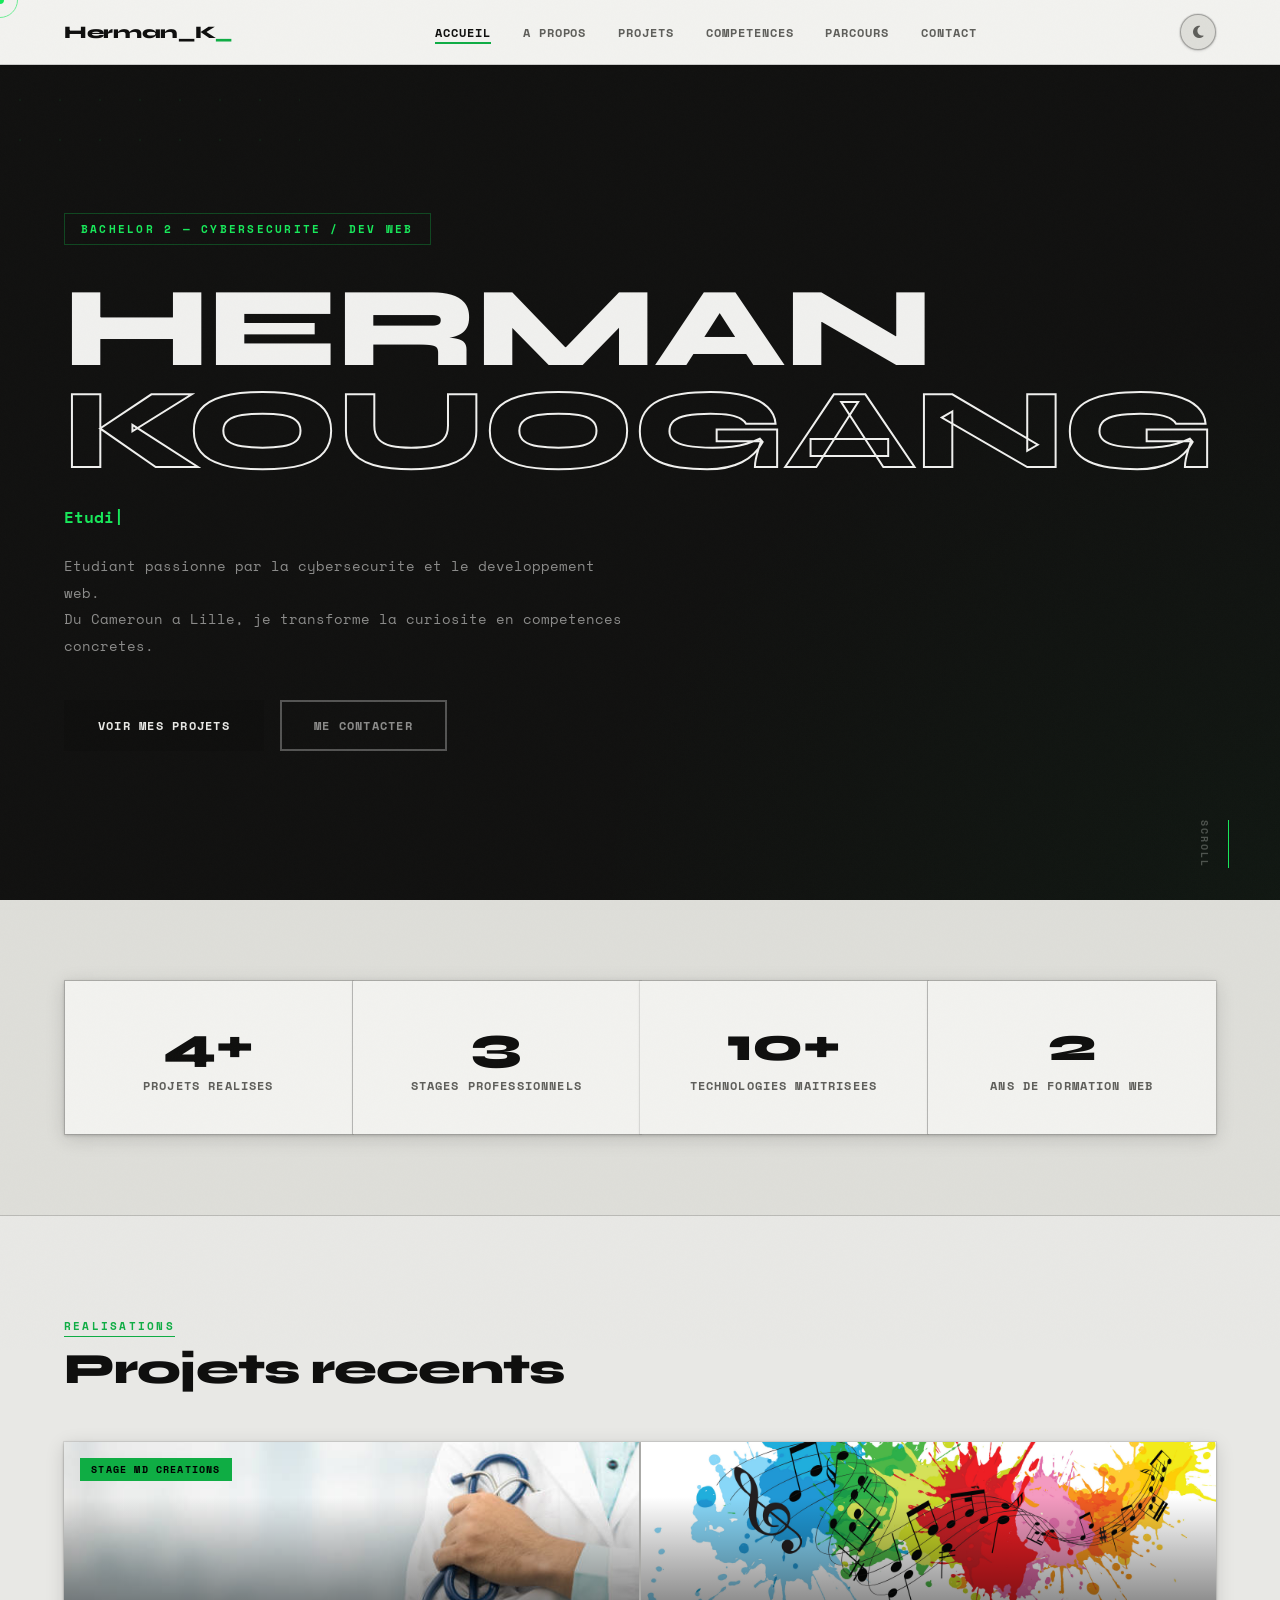
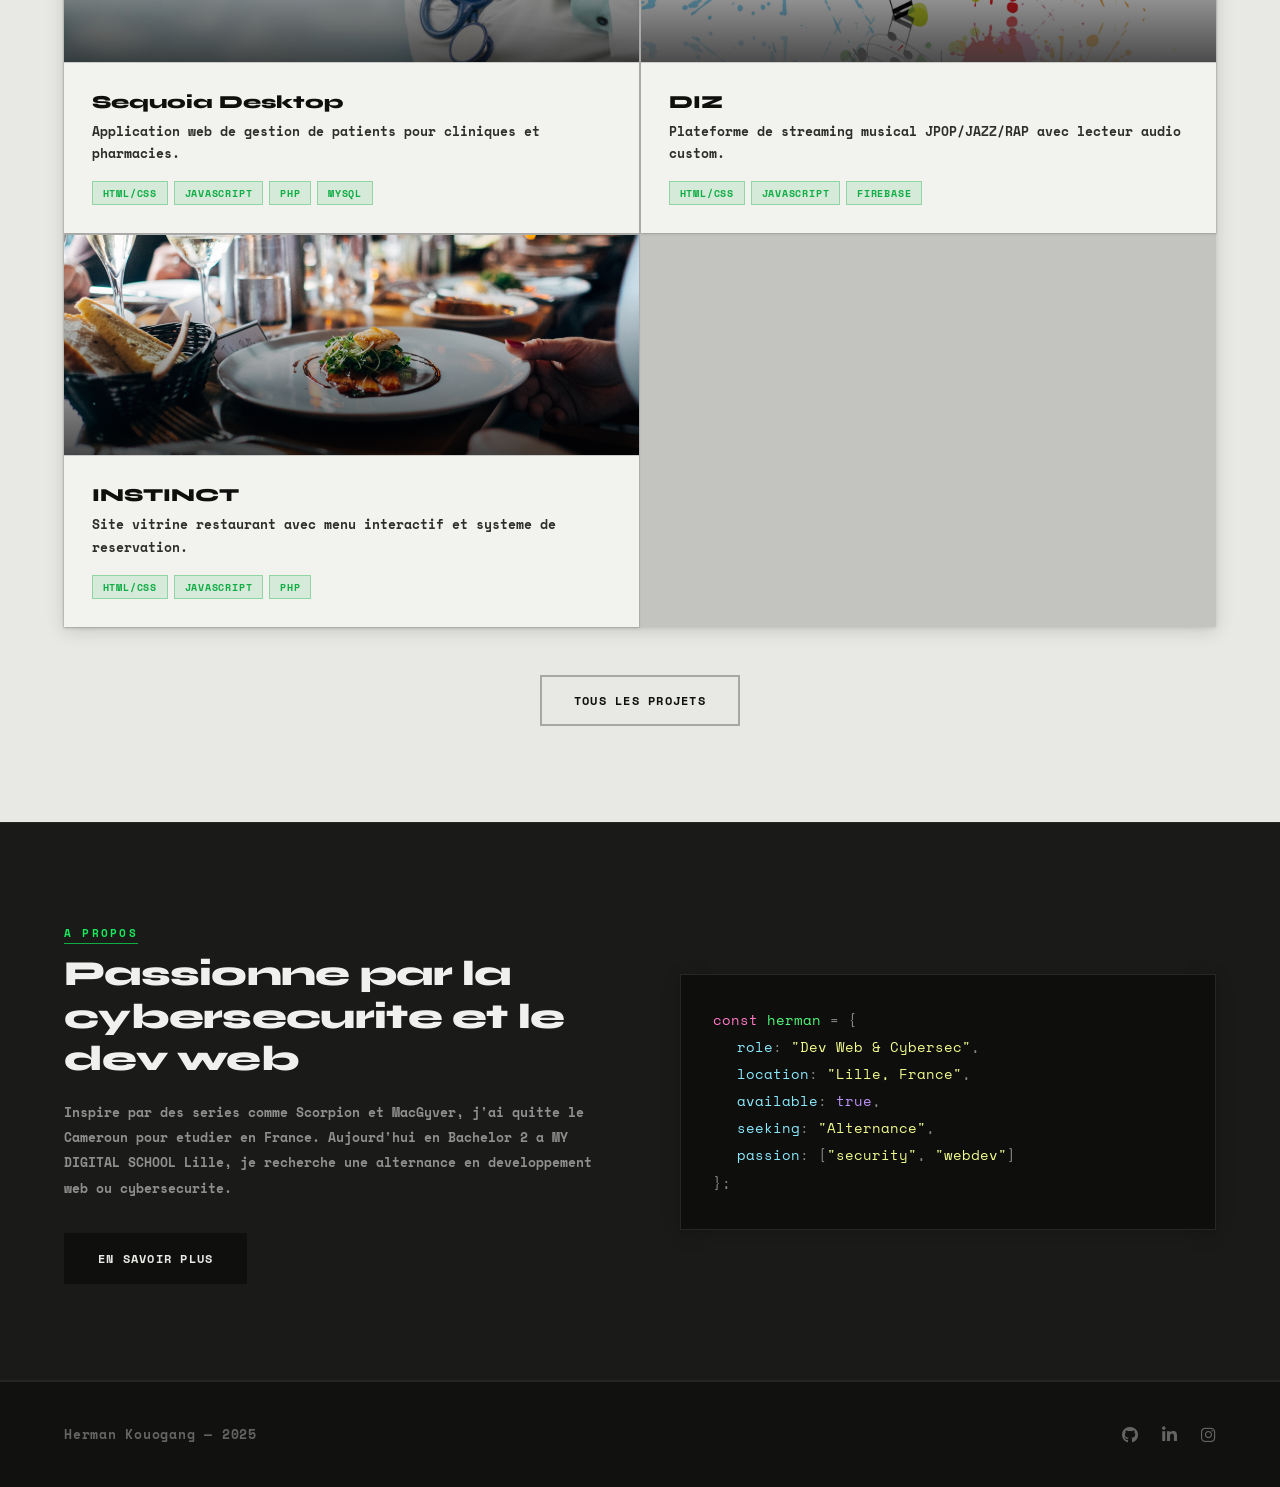
<file: index.html>
<!DOCTYPE html>
<html lang="fr" data-theme="light">
<head>
    <meta charset="UTF-8">
    <meta name="viewport" content="width=device-width, initial-scale=1.0">
    <meta name="description" content="Herman Kouogang — Cybersecurite & Dev Web, Bachelor 2, Lille">
    <title>Herman Kouogang — Portfolio</title>
    <link href="https://fonts.googleapis.com/css2?family=Space+Mono:wght@400;700&family=Syne:wght@400;600;700;800&display=swap" rel="stylesheet">
    <link rel="stylesheet" href="https://cdnjs.cloudflare.com/ajax/libs/font-awesome/6.4.0/css/all.min.css">
    <link rel="stylesheet" href="css/global.css">
    <link rel="stylesheet" href="css/home.css">
    <link rel="stylesheet" href="css/fx.css">
    <!-- Apply saved theme before paint to prevent flash -->
    <script>
        (function(){var t=localStorage.getItem('hk-theme');if(t)document.documentElement.setAttribute('data-theme',t);})();
    </script>
</head>
<body>
    <div id="loader" class="loader">
        <div class="loader-inner">
            <div class="loader-logo">HK</div>
            <div class="loader-bar-wrap"><div class="loader-bar"></div></div>
            <div class="loader-label">Initialisation...</div>
        </div>
    </div>

    <nav id="nav">
        <div class="nav-inner">
            <a href="index.html" class="nav-brand">Herman_K<span class="blink">_</span></a>
            <div class="nav-links" id="navLinks">
                <a href="index.html" class="active">Accueil</a>
                <a href="pages/about.html">A propos</a>
                <a href="pages/projects.html">Projets</a>
                <a href="pages/skills.html">Competences</a>
                <a href="pages/journey.html">Parcours</a>
                <a href="pages/contact.html">Contact</a>
            </div>
            <button class="theme-toggle" id="themeToggle" aria-label="Mode sombre">
                <i class="fas fa-sun icon-sun"></i>
                <i class="fas fa-moon icon-moon"></i>
            </button>
            <button class="burger" id="burger" aria-label="Menu"><span></span><span></span><span></span></button>
        </div>
    </nav>

    <!-- HERO -->
    <section class="hero">
        <canvas id="grid-canvas"></canvas>
        <div class="hero-content">
            <div class="hero-tag">Bachelor 2 — Cybersecurite / Dev Web</div>
            <h1 class="hero-name">
                <span class="line-1">HERMAN</span>
                <span class="line-2">KOUOGANG</span>
            </h1>
            <p class="hero-subtitle" id="typeTarget"></p>
            <p class="hero-desc">
                Etudiant passionne par la cybersecurite et le developpement web.<br>
                Du Cameroun a Lille, je transforme la curiosite en competences concretes.
            </p>
            <div class="hero-cta">
                <a href="pages/projects.html" class="btn btn-primary">Voir mes projets</a>
                <a href="pages/contact.html" class="btn btn-outline">Me contacter</a>
            </div>
        </div>
        <div class="hero-scroll"><span>Scroll</span><div class="scroll-line"></div></div>
    </section>

    <!-- STATS -->
    <section class="stats">
        <div class="container">
            <div class="stats-grid">
                <div class="stat-item reveal" data-delay="0">
                    <div class="stat-number">4+</div>
                    <div class="stat-label">Projets realises</div>
                </div>
                <div class="stat-item reveal" data-delay="100">
                    <div class="stat-number">3</div>
                    <div class="stat-label">Stages professionnels</div>
                </div>
                <div class="stat-item reveal" data-delay="200">
                    <div class="stat-number">10+</div>
                    <div class="stat-label">Technologies maitrisees</div>
                </div>
                <div class="stat-item reveal" data-delay="300">
                    <div class="stat-number">2</div>
                    <div class="stat-label">Ans de formation web</div>
                </div>
            </div>
        </div>
    </section>

    <!-- FEATURED PROJECTS -->
    <section class="featured">
        <div class="container">
            <div class="section-head reveal">
                <div class="section-tag">Realisations</div>
                <h2 class="section-title">Projets recents</h2>
            </div>
            <div class="featured-grid">
                <a href="pages/projects.html#sequoia" class="featured-card reveal">
                    <div class="featured-img" style="background-color:#111; background-image:url('images/sequoia.jpg'); background-size:cover; background-position:center;">
                        <div class="featured-overlay"></div>
                        <div class="featured-badge">Stage MD Creations</div>
                    </div>
                    <div class="featured-body">
                        <h3>Sequoia Desktop</h3>
                        <p>Application web de gestion de patients pour cliniques et pharmacies.</p>
                        <div class="featured-tags">
                            <span>HTML/CSS</span><span>JavaScript</span><span>PHP</span><span>MySQL</span>
                        </div>
                    </div>
                </a>
                <a href="pages/projects.html#diz" class="featured-card reveal" data-delay="100">
                    <div class="featured-img" style="background-color:#111; background-image:url('images/diz.jpg'); background-size:cover; background-position:center;">
                        <div class="featured-overlay"></div>
                    </div>
                    <div class="featured-body">
                        <h3>DIZ</h3>
                        <p>Plateforme de streaming musical JPOP/JAZZ/RAP avec lecteur audio custom.</p>
                        <div class="featured-tags">
                            <span>HTML/CSS</span><span>JavaScript</span><span>Firebase</span>
                        </div>
                    </div>
                </a>
                <a href="pages/projects.html#instinct" class="featured-card reveal" data-delay="200">
                    <div class="featured-img" style="background-color:var(--dark); background-image:url('images/instinct.jpg'); background-size:cover; background-position:center;">
                        <div class="featured-overlay"></div>
                    </div>
                    <div class="featured-body">
                        <h3>INSTINCT</h3>
                        <p>Site vitrine restaurant avec menu interactif et systeme de reservation.</p>
                        <div class="featured-tags">
                            <span>HTML/CSS</span><span>JavaScript</span><span>PHP</span>
                        </div>
                    </div>
                </a>
            </div>
            <div class="section-cta reveal">
                <a href="pages/projects.html" class="btn btn-outline">Tous les projets</a>
            </div>
        </div>
    </section>

    <!-- ABOUT STRIP -->
    <section class="about-strip">
        <div class="container">
            <div class="strip-inner reveal">
                <div class="strip-text">
                    <div class="section-tag">A propos</div>
                    <h2>Passionne par la cybersecurite et le dev web</h2>
                    <p>Inspire par des series comme Scorpion et MacGyver, j'ai quitte le Cameroun pour etudier en France. Aujourd'hui en Bachelor 2 a MY DIGITAL SCHOOL Lille, je recherche une alternance en developpement web ou cybersecurite.</p>
                    <a href="pages/about.html" class="btn btn-primary">En savoir plus</a>
                </div>
                <div class="strip-visual">
                    <div class="strip-code">
                        <div class="code-line"><span class="code-kw">const</span> <span class="code-var">herman</span> = {</div>
                        <div class="code-line code-indent"><span class="code-key">role</span>: <span class="code-str">"Dev Web &amp; Cybersec"</span>,</div>
                        <div class="code-line code-indent"><span class="code-key">location</span>: <span class="code-str">"Lille, France"</span>,</div>
                        <div class="code-line code-indent"><span class="code-key">available</span>: <span class="code-bool">true</span>,</div>
                        <div class="code-line code-indent"><span class="code-key">seeking</span>: <span class="code-str">"Alternance"</span>,</div>
                        <div class="code-line code-indent"><span class="code-key">passion</span>: [<span class="code-str">"security"</span>, <span class="code-str">"webdev"</span>]</div>
                        <div class="code-line">};</div>
                    </div>
                </div>
            </div>
        </div>
    </section>

    <footer>
        <div class="footer-inner container">
            <div class="footer-brand">Herman Kouogang — 2025</div>
            <div class="footer-socials">
                <a href="https://github.com/Herman-bipbop" target="_blank" rel="noopener" aria-label="GitHub"><i class="fab fa-github"></i></a>
                <a href="https://www.linkedin.com/in/herman-kouogang-kouam/" target="_blank" rel="noopener" aria-label="LinkedIn"><i class="fab fa-linkedin-in"></i></a>
                <a href="https://www.instagram.com/kasho.llds" target="_blank" rel="noopener" aria-label="Instagram"><i class="fab fa-instagram"></i></a>
            </div>
        </div>
    </footer>

    <script src="js/loader.js"></script>
    <script src="js/nav.js"></script>
    <script src="js/home.js"></script>
    <script src="js/animations.js"></script>
        <script src="js/fx.js"></script>
    <button class="fx-back-top" id="backTop" aria-label="Retour en haut"><i class="fas fa-arrow-up"></i></button>

</body>
</html>
</file>
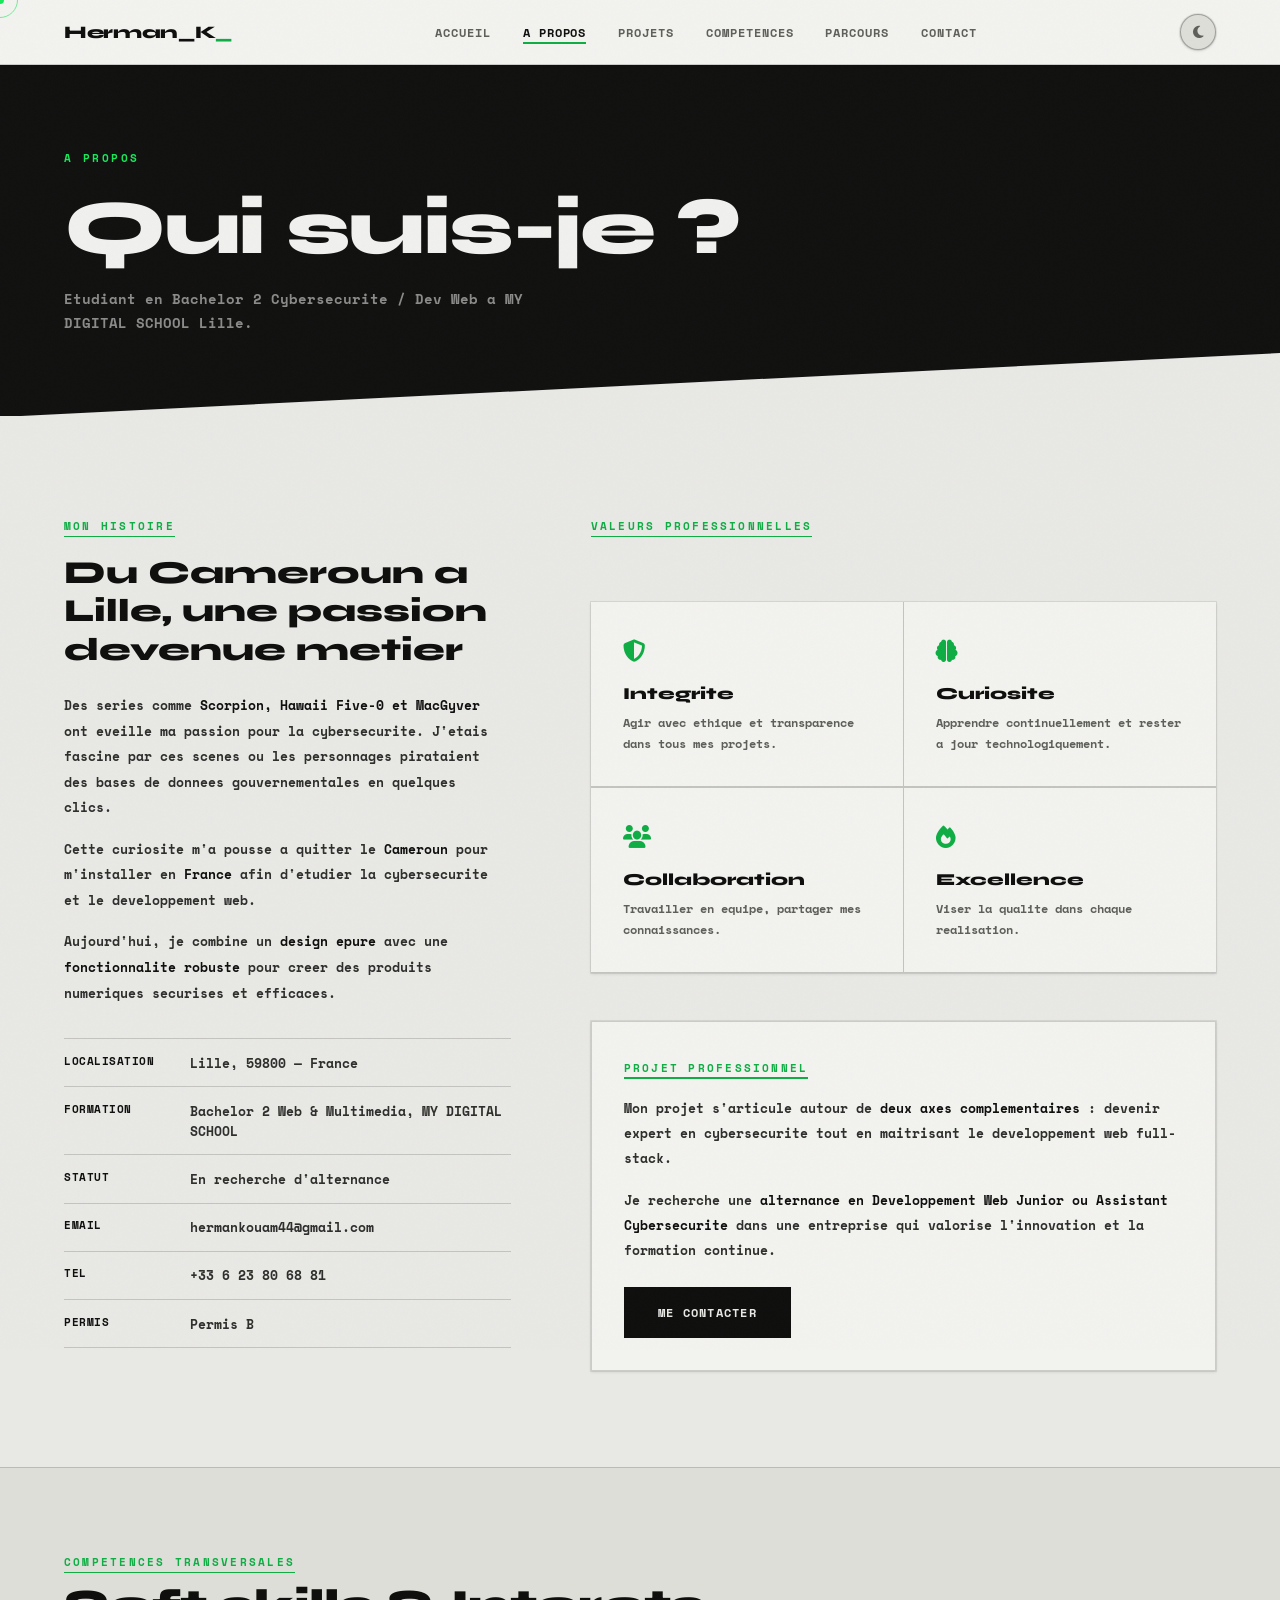
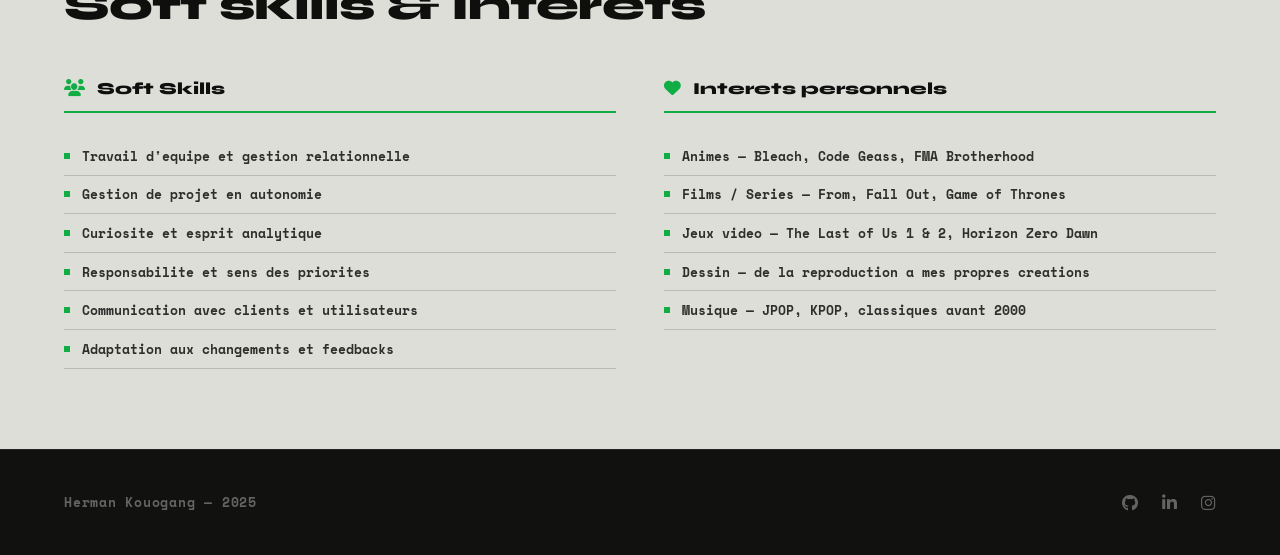
<file: pages/about.html>
<!DOCTYPE html>
<html lang="fr" data-theme="light">
<head>
    <meta charset="UTF-8">
    <meta name="viewport" content="width=device-width, initial-scale=1.0">
    <title>A propos — Herman Kouogang</title>
    <link href="https://fonts.googleapis.com/css2?family=Space+Mono:wght@400;700&family=Syne:wght@400;600;700;800&display=swap" rel="stylesheet">
    <link rel="stylesheet" href="https://cdnjs.cloudflare.com/ajax/libs/font-awesome/6.4.0/css/all.min.css">
    <link rel="stylesheet" href="../css/global.css">
    <link rel="stylesheet" href="../css/pages.css">
    <link rel="stylesheet" href="../css/fx.css">
    <script>(function(){var t=localStorage.getItem('hk-theme');if(t)document.documentElement.setAttribute('data-theme',t);})();</script>
</head>
<body>

    <div id="loader" class="loader">
        <div class="loader-inner">
            <div class="loader-logo">HK</div>
            <div class="loader-bar-wrap"><div class="loader-bar"></div></div>
            <div class="loader-label">Chargement...</div>
        </div>
    </div>

    <nav id="nav">
        <div class="nav-inner">
            <a href="../index.html" class="nav-brand">Herman_K<span class="blink">_</span></a>
            <div class="nav-links" id="navLinks">
                <a href="../index.html">Accueil</a>
                <a href="about.html" class="active">A propos</a>
                <a href="projects.html">Projets</a>
                <a href="skills.html">Competences</a>
                <a href="journey.html">Parcours</a>
                <a href="contact.html">Contact</a>
            </div>
            <button class="theme-toggle" id="themeToggle" aria-label="Mode sombre">
                <i class="fas fa-sun icon-sun"></i>
                <i class="fas fa-moon icon-moon"></i>
            </button>
            <button class="burger" id="burger" aria-label="Menu"><span></span><span></span><span></span></button>
        </div>
    </nav>

    <section class="page-hero">
        <div class="container">
            <span class="page-hero-tag">A propos</span>
            <h1 class="page-hero-title">Qui suis-je ?</h1>
            <p class="page-hero-sub">Etudiant en Bachelor 2 Cybersecurite / Dev Web a MY DIGITAL SCHOOL Lille.</p>
        </div>
    </section>

    <section class="about-section">
        <div class="container">
            <div class="about-grid">
                <div class="about-side reveal">
                    <div class="about-side-tag">Mon histoire</div>
                    <h2>Du Cameroun a Lille, une passion devenue metier</h2>
                    <p>Des series comme <strong>Scorpion, Hawaii Five-0 et MacGyver</strong> ont eveille ma passion pour la cybersecurite. J'etais fascine par ces scenes ou les personnages pirataient des bases de donnees gouvernementales en quelques clics.</p>
                    <p>Cette curiosite m'a pousse a quitter le <strong>Cameroun</strong> pour m'installer en <strong>France</strong> afin d'etudier la cybersecurite et le developpement web.</p>
                    <p>Aujourd'hui, je combine un <strong>design epure</strong> avec une <strong>fonctionnalite robuste</strong> pour creer des produits numeriques securises et efficaces.</p>
                    <ul class="about-info-list">
                        <li><span class="info-label">Localisation</span><span class="info-val">Lille, 59800 — France</span></li>
                        <li><span class="info-label">Formation</span><span class="info-val">Bachelor 2 Web &amp; Multimedia, MY DIGITAL SCHOOL</span></li>
                        <li><span class="info-label">Statut</span><span class="info-val">En recherche d'alternance</span></li>
                        <li><span class="info-label">Email</span><span class="info-val">hermankouam44@gmail.com</span></li>
                        <li><span class="info-label">Tel</span><span class="info-val">+33 6 23 80 68 81</span></li>
                        <li><span class="info-label">Permis</span><span class="info-val">Permis B</span></li>
                    </ul>
                </div>

                <div>
                    <div class="about-side-tag">Valeurs professionnelles</div>
                    <div class="values-grid reveal">
                        <div class="value-card">
                            <div class="value-icon"><i class="fas fa-shield-alt"></i></div>
                            <div class="value-name">Integrite</div>
                            <div class="value-desc">Agir avec ethique et transparence dans tous mes projets.</div>
                        </div>
                        <div class="value-card">
                            <div class="value-icon"><i class="fas fa-brain"></i></div>
                            <div class="value-name">Curiosite</div>
                            <div class="value-desc">Apprendre continuellement et rester a jour technologiquement.</div>
                        </div>
                        <div class="value-card">
                            <div class="value-icon"><i class="fas fa-users"></i></div>
                            <div class="value-name">Collaboration</div>
                            <div class="value-desc">Travailler en equipe, partager mes connaissances.</div>
                        </div>
                        <div class="value-card">
                            <div class="value-icon"><i class="fas fa-fire"></i></div>
                            <div class="value-name">Excellence</div>
                            <div class="value-desc">Viser la qualite dans chaque realisation.</div>
                        </div>
                    </div>

                    <div class="about-pro-block reveal">
                        <div class="about-side-tag">Projet professionnel</div>
                        <p>Mon projet s'articule autour de <strong>deux axes complementaires</strong> : devenir expert en cybersecurite tout en maitrisant le developpement web full-stack.</p>
                        <p>Je recherche une <strong>alternance en Developpement Web Junior ou Assistant Cybersecurite</strong> dans une entreprise qui valorise l'innovation et la formation continue.</p>
                        <a href="contact.html" class="btn btn-primary" style="margin-top:0.5rem;">Me contacter</a>
                    </div>
                </div>
            </div>
        </div>
    </section>

    <section class="soft-skills">
        <div class="container">
            <div class="section-head reveal">
                <div class="section-tag">Competences transversales</div>
                <h2 class="section-title">Soft skills &amp; Interets</h2>
            </div>
            <div class="skills-two-col">
                <div class="skill-list reveal">
                    <h3><i class="fas fa-users"></i> Soft Skills</h3>
                    <ul>
                        <li>Travail d'equipe et gestion relationnelle</li>
                        <li>Gestion de projet en autonomie</li>
                        <li>Curiosite et esprit analytique</li>
                        <li>Responsabilite et sens des priorites</li>
                        <li>Communication avec clients et utilisateurs</li>
                        <li>Adaptation aux changements et feedbacks</li>
                    </ul>
                </div>
                <div class="skill-list reveal" data-delay="100">
                    <h3><i class="fas fa-heart"></i> Interets personnels</h3>
                    <ul>
                        <li>Animes — Bleach, Code Geass, FMA Brotherhood</li>
                        <li>Films / Series — From, Fall Out, Game of Thrones</li>
                        <li>Jeux video — The Last of Us 1 &amp; 2, Horizon Zero Dawn</li>
                        <li>Dessin — de la reproduction a mes propres creations</li>
                        <li>Musique — JPOP, KPOP, classiques avant 2000</li>
                    </ul>
                </div>
            </div>
        </div>
    </section>

    <footer>
        <div class="footer-inner container">
            <div class="footer-brand">Herman Kouogang — 2025</div>
            <div class="footer-socials">
                <a href="https://github.com/Herman-bipbop" target="_blank" rel="noopener" aria-label="GitHub"><i class="fab fa-github"></i></a>
                <a href="https://www.linkedin.com/in/herman-kouogang-kouam/" target="_blank" rel="noopener" aria-label="LinkedIn"><i class="fab fa-linkedin-in"></i></a>
                <a href="https://www.instagram.com/kasho.llds" target="_blank" rel="noopener" aria-label="Instagram"><i class="fab fa-instagram"></i></a>
            </div>
        </div>
    </footer>

    <script src="../js/loader.js"></script>
    <script src="../js/nav.js"></script>
    <script src="../js/animations.js"></script>

        <script src="../js/fx.js"></script>
    <button class="fx-back-top" id="backTop" aria-label="Retour en haut"><i class="fas fa-arrow-up"></i></button>

</body>
</html>
</file>
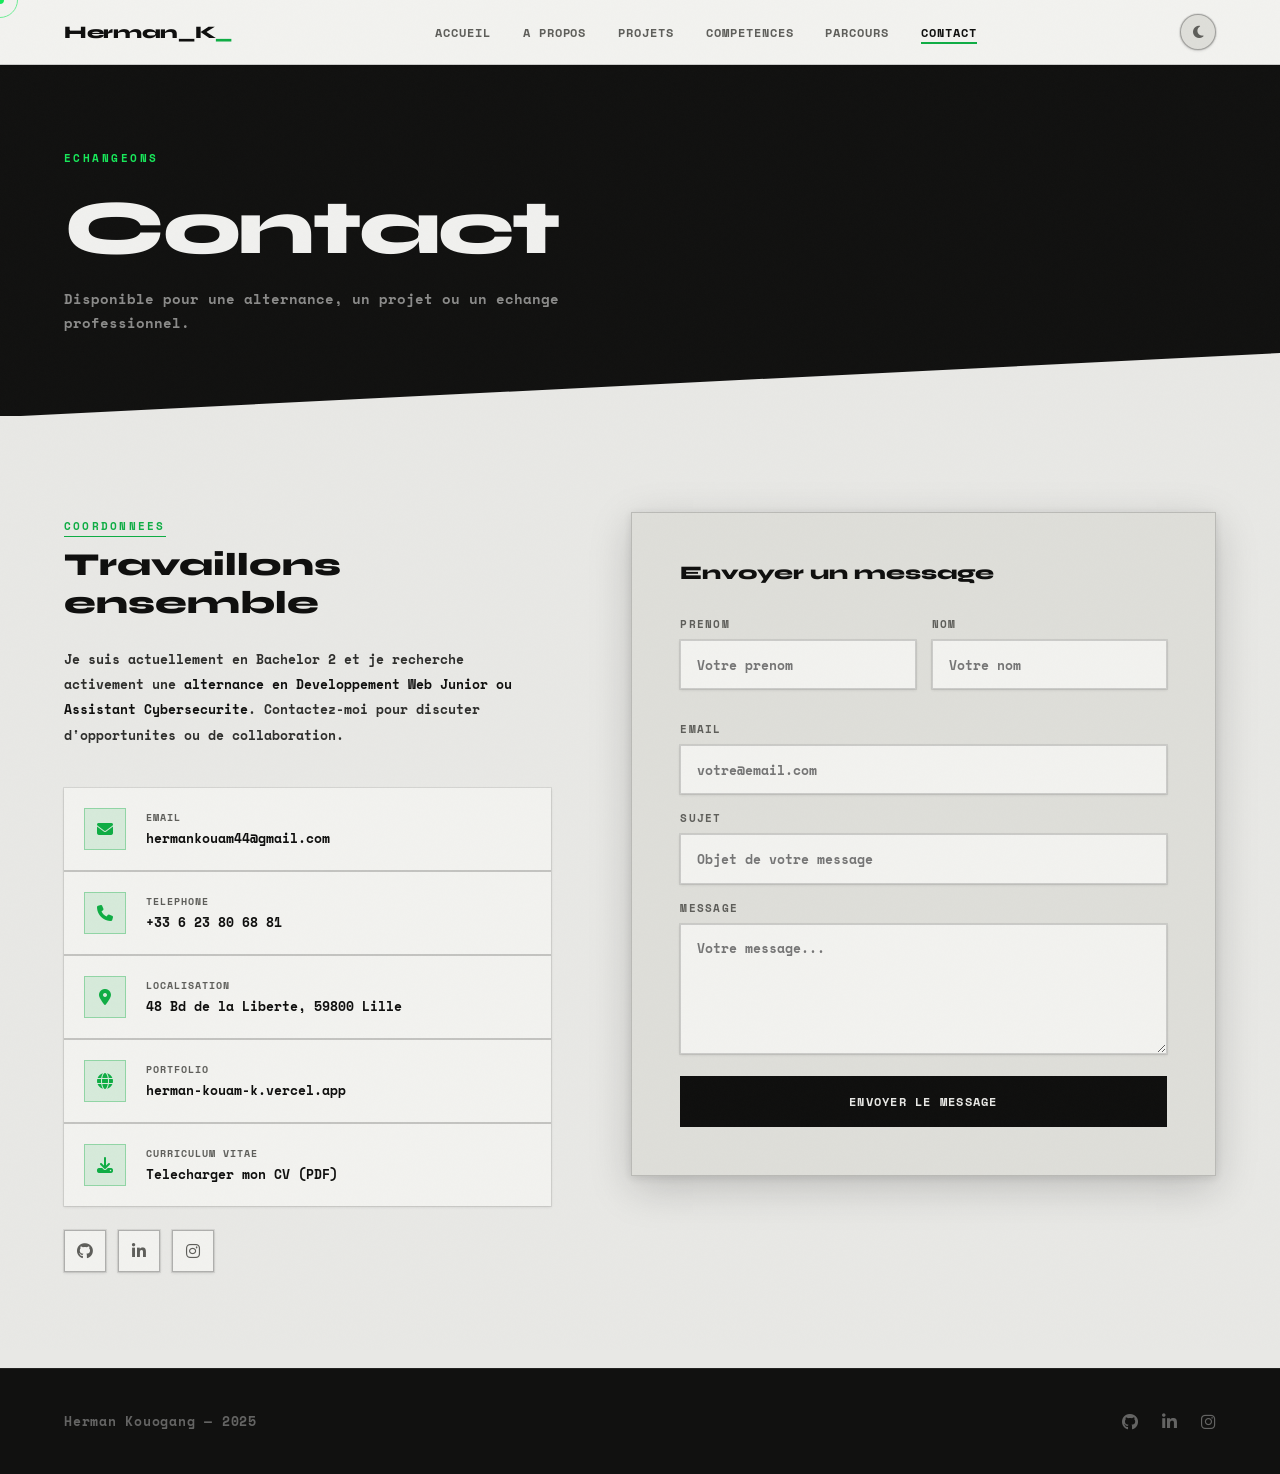
<file: pages/contact.html>
<!DOCTYPE html>
<html lang="fr" data-theme="light">
<head>
    <meta charset="UTF-8">
    <meta name="viewport" content="width=device-width, initial-scale=1.0">
    <title>Contact — Herman Kouogang</title>
    <link href="https://fonts.googleapis.com/css2?family=Space+Mono:wght@400;700&family=Syne:wght@400;600;700;800&display=swap" rel="stylesheet">
    <link rel="stylesheet" href="https://cdnjs.cloudflare.com/ajax/libs/font-awesome/6.4.0/css/all.min.css">
    <link rel="stylesheet" href="../css/global.css">
    <link rel="stylesheet" href="../css/pages.css">
    <link rel="stylesheet" href="../css/fx.css">
    <script>(function(){var t=localStorage.getItem('hk-theme');if(t)document.documentElement.setAttribute('data-theme',t);})();</script>
</head>
<body>

    <div id="loader" class="loader">
        <div class="loader-inner">
            <div class="loader-logo">HK</div>
            <div class="loader-bar-wrap"><div class="loader-bar"></div></div>
            <div class="loader-label">Chargement...</div>
        </div>
    </div>

    <nav id="nav">
        <div class="nav-inner">
            <a href="../index.html" class="nav-brand">Herman_K<span class="blink">_</span></a>
            <div class="nav-links" id="navLinks">
                <a href="../index.html">Accueil</a>
                <a href="about.html">A propos</a>
                <a href="projects.html">Projets</a>
                <a href="skills.html">Competences</a>
                <a href="journey.html">Parcours</a>
                <a href="contact.html" class="active">Contact</a>
            </div>
            <button class="theme-toggle" id="themeToggle" aria-label="Mode sombre">
                <i class="fas fa-sun icon-sun"></i>
                <i class="fas fa-moon icon-moon"></i>
            </button>
            <button class="burger" id="burger" aria-label="Menu"><span></span><span></span><span></span></button>
        </div>
    </nav>

    <section class="page-hero">
        <div class="container">
            <span class="page-hero-tag">Echangeons</span>
            <h1 class="page-hero-title">Contact</h1>
            <p class="page-hero-sub">Disponible pour une alternance, un projet ou un echange professionnel.</p>
        </div>
    </section>

    <section class="contact-section">
        <div class="container">
            <div class="contact-layout">

                <div class="contact-side reveal">
                    <div class="section-tag">Coordonnees</div>
                    <h2>Travaillons ensemble</h2>
                    <p>Je suis actuellement en Bachelor 2 et je recherche activement une <strong>alternance en Developpement Web Junior ou Assistant Cybersecurite</strong>. Contactez-moi pour discuter d'opportunites ou de collaboration.</p>

                    <div class="contact-items">
                        <a href="mailto:hermankouam44@gmail.com" class="contact-item">
                            <div class="contact-item-icon"><i class="fas fa-envelope"></i></div>
                            <div>
                                <div class="contact-item-label">Email</div>
                                <div class="contact-item-val">hermankouam44@gmail.com</div>
                            </div>
                        </a>
                        <a href="tel:+33623806881" class="contact-item">
                            <div class="contact-item-icon"><i class="fas fa-phone"></i></div>
                            <div>
                                <div class="contact-item-label">Telephone</div>
                                <div class="contact-item-val">+33 6 23 80 68 81</div>
                            </div>
                        </a>
                        <div class="contact-item">
                            <div class="contact-item-icon"><i class="fas fa-map-marker-alt"></i></div>
                            <div>
                                <div class="contact-item-label">Localisation</div>
                                <div class="contact-item-val">48 Bd de la Liberte, 59800 Lille</div>
                            </div>
                        </div>
                        <a href="https://herman-kouam-k.vercel.app" target="_blank" rel="noopener" class="contact-item">
                            <div class="contact-item-icon"><i class="fas fa-globe"></i></div>
                            <div>
                                <div class="contact-item-label">Portfolio</div>
                                <div class="contact-item-val">herman-kouam-k.vercel.app</div>
                            </div>
                        </a>
                        <a href="../cv/HERMAN_Kouogang_CV.pdf" download class="contact-item">
                            <div class="contact-item-icon"><i class="fas fa-download"></i></div>
                            <div>
                                <div class="contact-item-label">Curriculum Vitae</div>
                                <div class="contact-item-val">Telecharger mon CV (PDF)</div>
                            </div>
                        </a>
                    </div>

                    <div class="contact-socials">
                        <a href="https://github.com/Herman-bipbop" target="_blank" rel="noopener" class="contact-social" aria-label="GitHub"><i class="fab fa-github"></i></a>
                        <a href="https://www.linkedin.com/in/herman-kouogang-kouam/" target="_blank" rel="noopener" class="contact-social" aria-label="LinkedIn"><i class="fab fa-linkedin-in"></i></a>
                        <a href="https://www.instagram.com/kasho.llds" target="_blank" rel="noopener" class="contact-social" aria-label="Instagram"><i class="fab fa-instagram"></i></a>
                    </div>
                </div>

                <div class="contact-form-wrap reveal" data-delay="100">
                    <h3>Envoyer un message</h3>
                    <form id="contactForm" novalidate>
                        <div class="form-row">
                            <div class="form-group">
                                <label for="fname">Prenom</label>
                                <input type="text" id="fname" name="fname" placeholder="Votre prenom" required>
                            </div>
                            <div class="form-group">
                                <label for="lname">Nom</label>
                                <input type="text" id="lname" name="lname" placeholder="Votre nom" required>
                            </div>
                        </div>
                        <div class="form-group">
                            <label for="email">Email</label>
                            <input type="email" id="email" name="email" placeholder="votre@email.com" required>
                        </div>
                        <div class="form-group">
                            <label for="subject">Sujet</label>
                            <input type="text" id="subject" name="subject" placeholder="Objet de votre message" required>
                        </div>
                        <div class="form-group">
                            <label for="message">Message</label>
                            <textarea id="message" name="message" placeholder="Votre message..." required></textarea>
                        </div>
                        <button type="submit" class="btn btn-primary" style="width:100%;justify-content:center;">
                            Envoyer le message
                        </button>
                    </form>
                </div>

            </div>
        </div>
    </section>

    <footer>
        <div class="footer-inner container">
            <div class="footer-brand">Herman Kouogang — 2025</div>
            <div class="footer-socials">
                <a href="https://github.com/Herman-bipbop" target="_blank" rel="noopener" aria-label="GitHub"><i class="fab fa-github"></i></a>
                <a href="https://www.linkedin.com/in/herman-kouogang-kouam/" target="_blank" rel="noopener" aria-label="LinkedIn"><i class="fab fa-linkedin-in"></i></a>
                <a href="https://www.instagram.com/kasho.llds" target="_blank" rel="noopener" aria-label="Instagram"><i class="fab fa-instagram"></i></a>
            </div>
        </div>
    </footer>

    <script src="../js/loader.js"></script>
    <script src="../js/nav.js"></script>
    <script src="../js/animations.js"></script>
    <script src="../js/contact.js"></script>
    <script src="../js/fx.js"></script>
    <button class="fx-back-top" id="backTop" aria-label="Retour en haut"><i class="fas fa-arrow-up"></i></button>

</body>
</html>
</file>
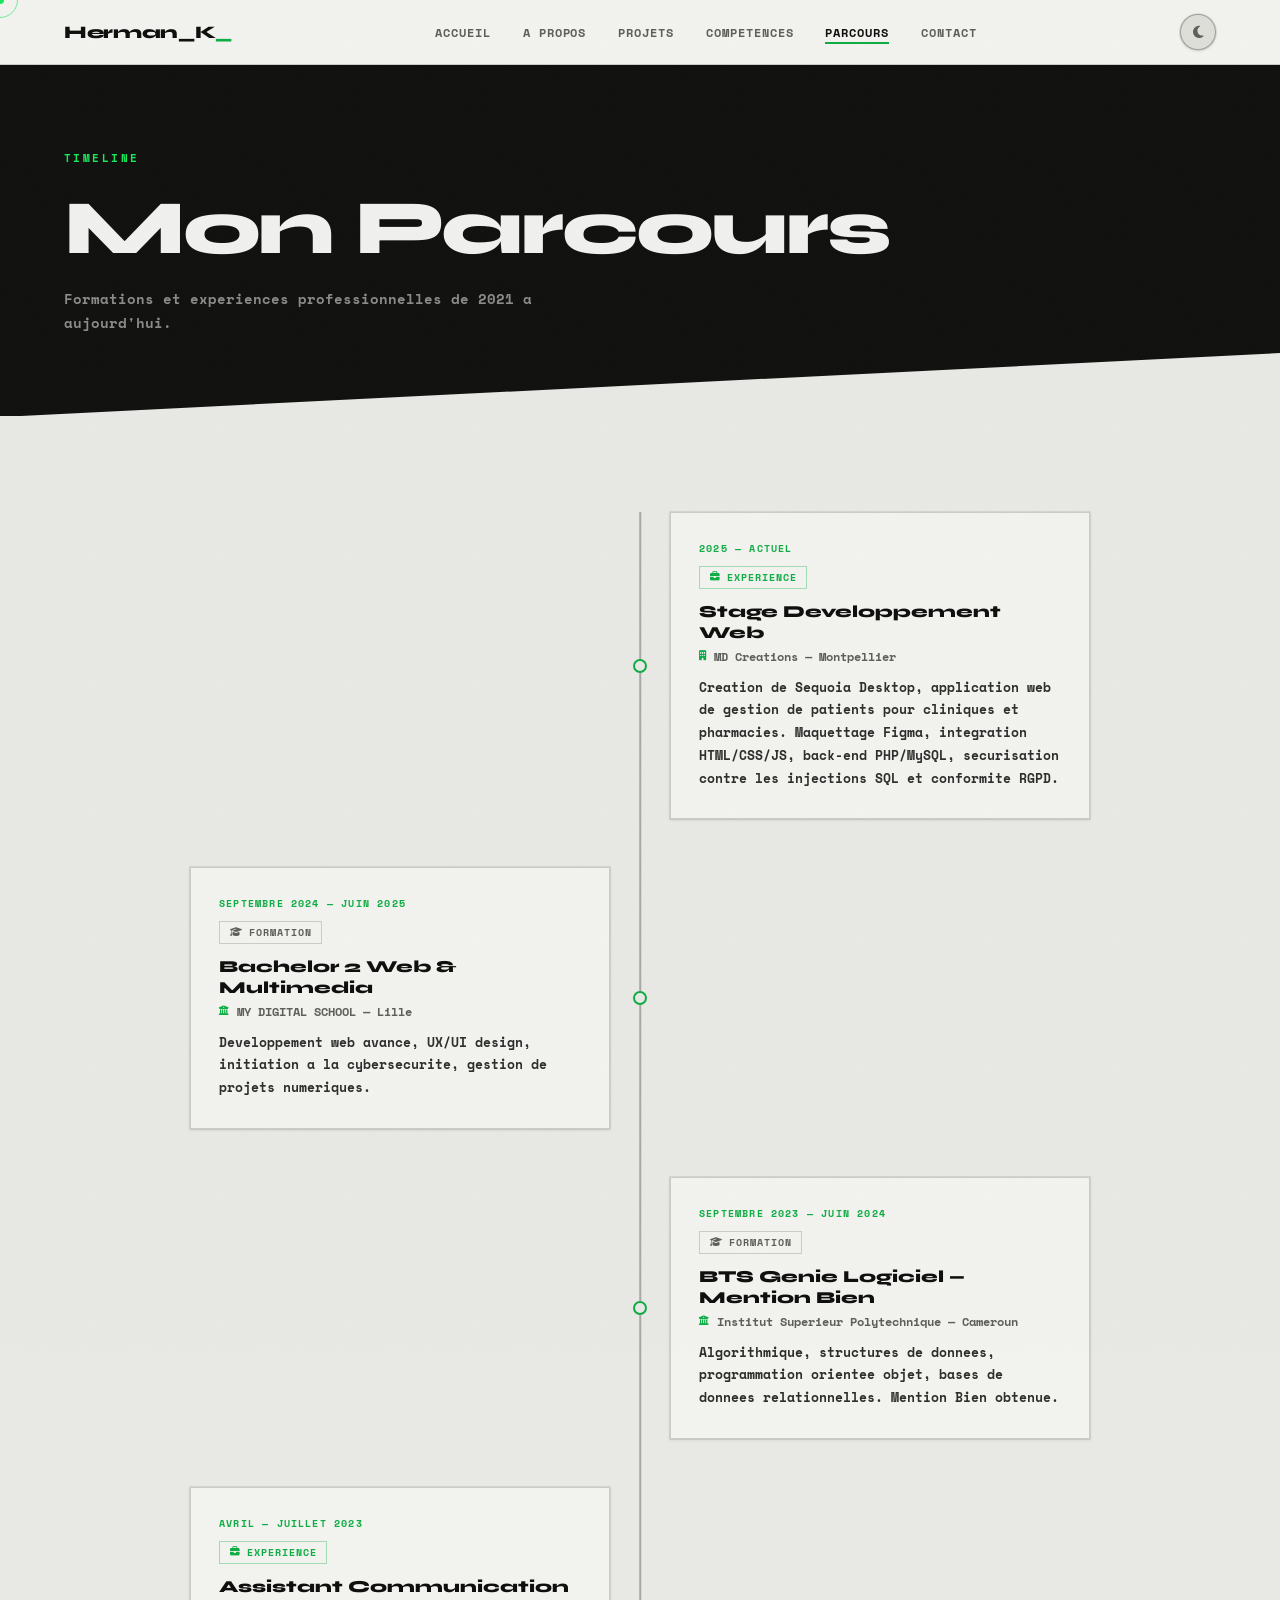
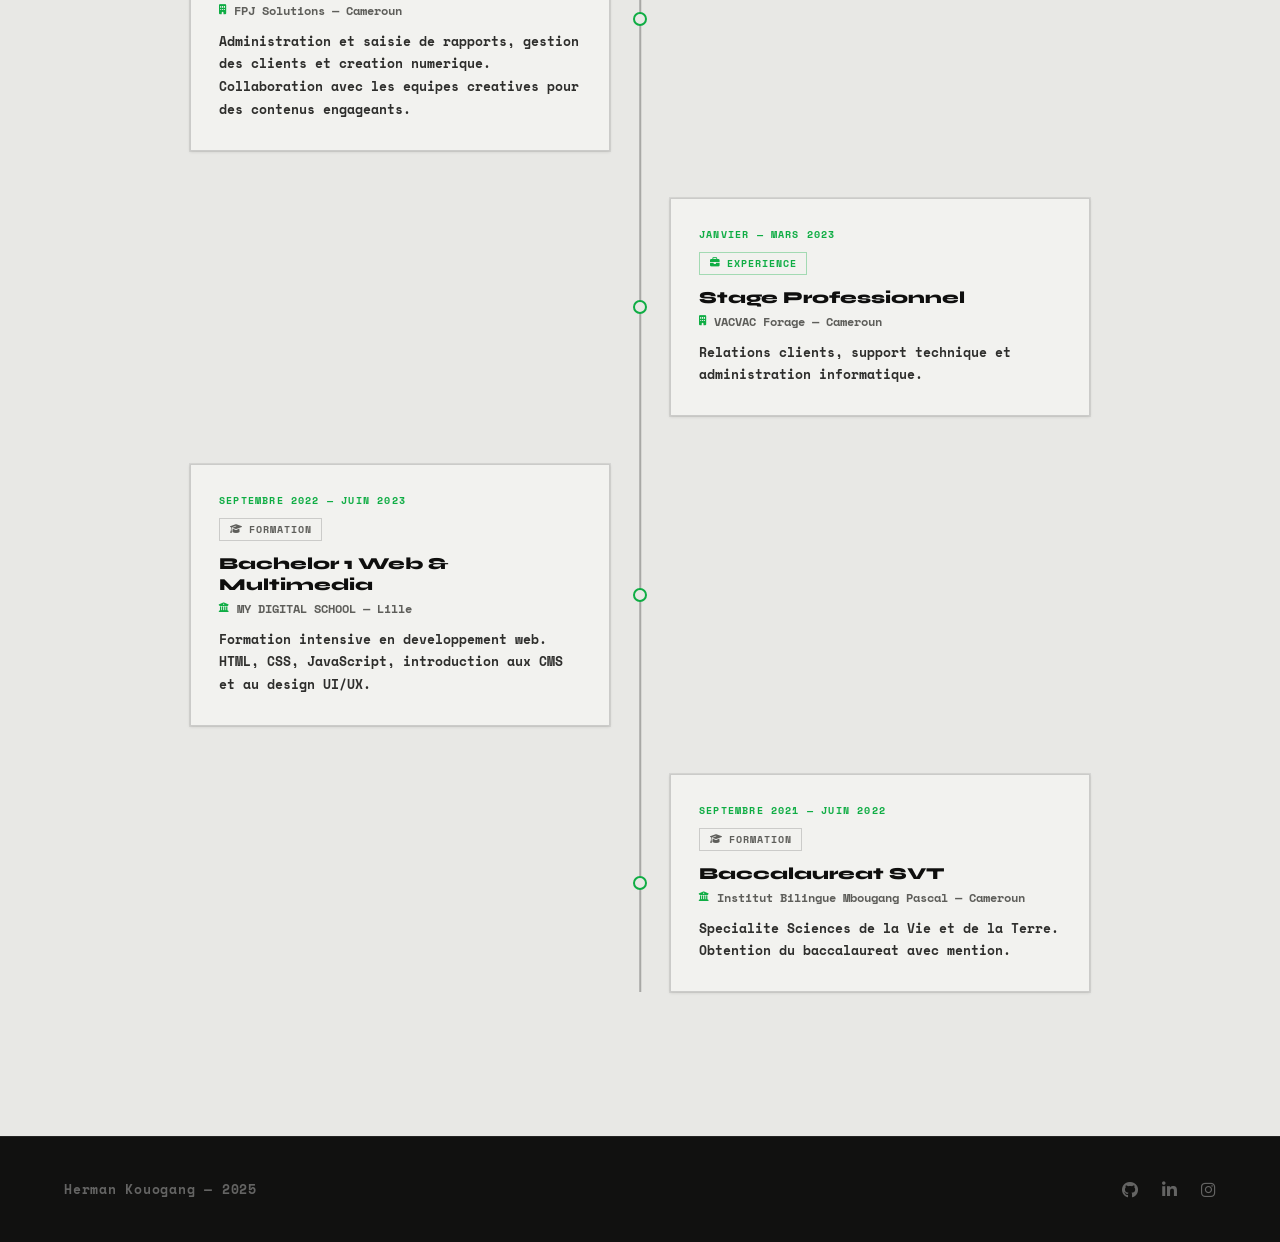
<file: pages/journey.html>
<!DOCTYPE html>
<html lang="fr" data-theme="light">
<head>
    <meta charset="UTF-8">
    <meta name="viewport" content="width=device-width, initial-scale=1.0">
    <title>Parcours — Herman Kouogang</title>
    <link href="https://fonts.googleapis.com/css2?family=Space+Mono:wght@400;700&family=Syne:wght@400;600;700;800&display=swap" rel="stylesheet">
    <link rel="stylesheet" href="https://cdnjs.cloudflare.com/ajax/libs/font-awesome/6.4.0/css/all.min.css">
    <link rel="stylesheet" href="../css/global.css">
    <link rel="stylesheet" href="../css/pages.css">
    <link rel="stylesheet" href="../css/fx.css">
    <script>(function(){var t=localStorage.getItem('hk-theme');if(t)document.documentElement.setAttribute('data-theme',t);})();</script>
</head>
<body>
    <div id="loader" class="loader">
        <div class="loader-inner">
            <div class="loader-logo">HK</div>
            <div class="loader-bar-wrap"><div class="loader-bar"></div></div>
            <div class="loader-label">Chargement...</div>
        </div>
    </div>

    <nav id="nav">
        <div class="nav-inner">
            <a href="../index.html" class="nav-brand">Herman_K<span class="blink">_</span></a>
            <div class="nav-links" id="navLinks">
                <a href="../index.html">Accueil</a>
                <a href="about.html">A propos</a>
                <a href="projects.html">Projets</a>
                <a href="skills.html">Competences</a>
                <a href="journey.html" class="active">Parcours</a>
                <a href="contact.html">Contact</a>
            </div>
            <button class="theme-toggle" id="themeToggle" aria-label="Mode sombre">
                <i class="fas fa-sun icon-sun"></i>
                <i class="fas fa-moon icon-moon"></i>
            </button>
            <button class="burger" id="burger" aria-label="Menu"><span></span><span></span><span></span></button>
        </div>
    </nav>

    <section class="page-hero">
        <div class="container">
            <span class="page-hero-tag">Timeline</span>
            <h1 class="page-hero-title">Mon Parcours</h1>
            <p class="page-hero-sub">Formations et experiences professionnelles de 2021 a aujourd'hui.</p>
        </div>
    </section>

    <section class="journey-section">
        <div class="container">
            <div class="timeline">

                <div class="tl-item right reveal">
                    <div class="tl-dot"><div class="tl-dot-inner"></div></div>
                    <div class="tl-content">
                        <div class="tl-year">2025 — Actuel</div>
                        <div class="tl-type-badge exp"><i class="fas fa-briefcase"></i> Experience</div>
                        <div class="tl-title">Stage Developpement Web</div>
                        <div class="tl-org"><i class="fas fa-building"></i> MD Creations — Montpellier</div>
                        <div class="tl-desc">Creation de Sequoia Desktop, application web de gestion de patients pour cliniques et pharmacies. Maquettage Figma, integration HTML/CSS/JS, back-end PHP/MySQL, securisation contre les injections SQL et conformite RGPD.</div>
                    </div>
                </div>

                <div class="tl-item left reveal" data-delay="100">
                    <div class="tl-dot"><div class="tl-dot-inner"></div></div>
                    <div class="tl-content">
                        <div class="tl-year">Septembre 2024 — Juin 2025</div>
                        <div class="tl-type-badge"><i class="fas fa-graduation-cap"></i> Formation</div>
                        <div class="tl-title">Bachelor 2 Web &amp; Multimedia</div>
                        <div class="tl-org"><i class="fas fa-university"></i> MY DIGITAL SCHOOL — Lille</div>
                        <div class="tl-desc">Developpement web avance, UX/UI design, initiation a la cybersecurite, gestion de projets numeriques.</div>
                    </div>
                </div>

                <div class="tl-item right reveal" data-delay="150">
                    <div class="tl-dot"><div class="tl-dot-inner"></div></div>
                    <div class="tl-content">
                        <div class="tl-year">Septembre 2023 — Juin 2024</div>
                        <div class="tl-type-badge"><i class="fas fa-graduation-cap"></i> Formation</div>
                        <div class="tl-title">BTS Genie Logiciel — Mention Bien</div>
                        <div class="tl-org"><i class="fas fa-university"></i> Institut Superieur Polytechnique — Cameroun</div>
                        <div class="tl-desc">Algorithmique, structures de donnees, programmation orientee objet, bases de donnees relationnelles. Mention Bien obtenue.</div>
                    </div>
                </div>

                <div class="tl-item left reveal" data-delay="200">
                    <div class="tl-dot"><div class="tl-dot-inner"></div></div>
                    <div class="tl-content">
                        <div class="tl-year">Avril — Juillet 2023</div>
                        <div class="tl-type-badge exp"><i class="fas fa-briefcase"></i> Experience</div>
                        <div class="tl-title">Assistant Communication</div>
                        <div class="tl-org"><i class="fas fa-building"></i> FPJ Solutions — Cameroun</div>
                        <div class="tl-desc">Administration et saisie de rapports, gestion des clients et creation numerique. Collaboration avec les equipes creatives pour des contenus engageants.</div>
                    </div>
                </div>

                <div class="tl-item right reveal" data-delay="250">
                    <div class="tl-dot"><div class="tl-dot-inner"></div></div>
                    <div class="tl-content">
                        <div class="tl-year">Janvier — Mars 2023</div>
                        <div class="tl-type-badge exp"><i class="fas fa-briefcase"></i> Experience</div>
                        <div class="tl-title">Stage Professionnel</div>
                        <div class="tl-org"><i class="fas fa-building"></i> VACVAC Forage — Cameroun</div>
                        <div class="tl-desc">Relations clients, support technique et administration informatique.</div>
                    </div>
                </div>

                <div class="tl-item left reveal" data-delay="300">
                    <div class="tl-dot"><div class="tl-dot-inner"></div></div>
                    <div class="tl-content">
                        <div class="tl-year">Septembre 2022 — Juin 2023</div>
                        <div class="tl-type-badge"><i class="fas fa-graduation-cap"></i> Formation</div>
                        <div class="tl-title">Bachelor 1 Web &amp; Multimedia</div>
                        <div class="tl-org"><i class="fas fa-university"></i> MY DIGITAL SCHOOL — Lille</div>
                        <div class="tl-desc">Formation intensive en developpement web. HTML, CSS, JavaScript, introduction aux CMS et au design UI/UX.</div>
                    </div>
                </div>

                <div class="tl-item right reveal" data-delay="350">
                    <div class="tl-dot"><div class="tl-dot-inner"></div></div>
                    <div class="tl-content">
                        <div class="tl-year">Septembre 2021 — Juin 2022</div>
                        <div class="tl-type-badge"><i class="fas fa-graduation-cap"></i> Formation</div>
                        <div class="tl-title">Baccalaureat SVT</div>
                        <div class="tl-org"><i class="fas fa-university"></i> Institut Bilingue Mbougang Pascal — Cameroun</div>
                        <div class="tl-desc">Specialite Sciences de la Vie et de la Terre. Obtention du baccalaureat avec mention.</div>
                    </div>
                </div>

            </div>
        </div>
    </section>

    <footer>
        <div class="footer-inner container">
            <div class="footer-brand">Herman Kouogang — 2025</div>
            <div class="footer-socials">
                <a href="https://github.com/Herman-bipbop" target="_blank" rel="noopener" aria-label="GitHub"><i class="fab fa-github"></i></a>
                <a href="https://www.linkedin.com/in/herman-kouogang-kouam/" target="_blank" rel="noopener" aria-label="LinkedIn"><i class="fab fa-linkedin-in"></i></a>
                <a href="https://www.instagram.com/kasho.llds" target="_blank" rel="noopener" aria-label="Instagram"><i class="fab fa-instagram"></i></a>
            </div>
        </div>
    </footer>

    <script src="../js/loader.js"></script>
    <script src="../js/nav.js"></script>
    <script src="../js/animations.js"></script>
        <script src="../js/fx.js"></script>
    <button class="fx-back-top" id="backTop" aria-label="Retour en haut"><i class="fas fa-arrow-up"></i></button>

</body>
</html>
</file>
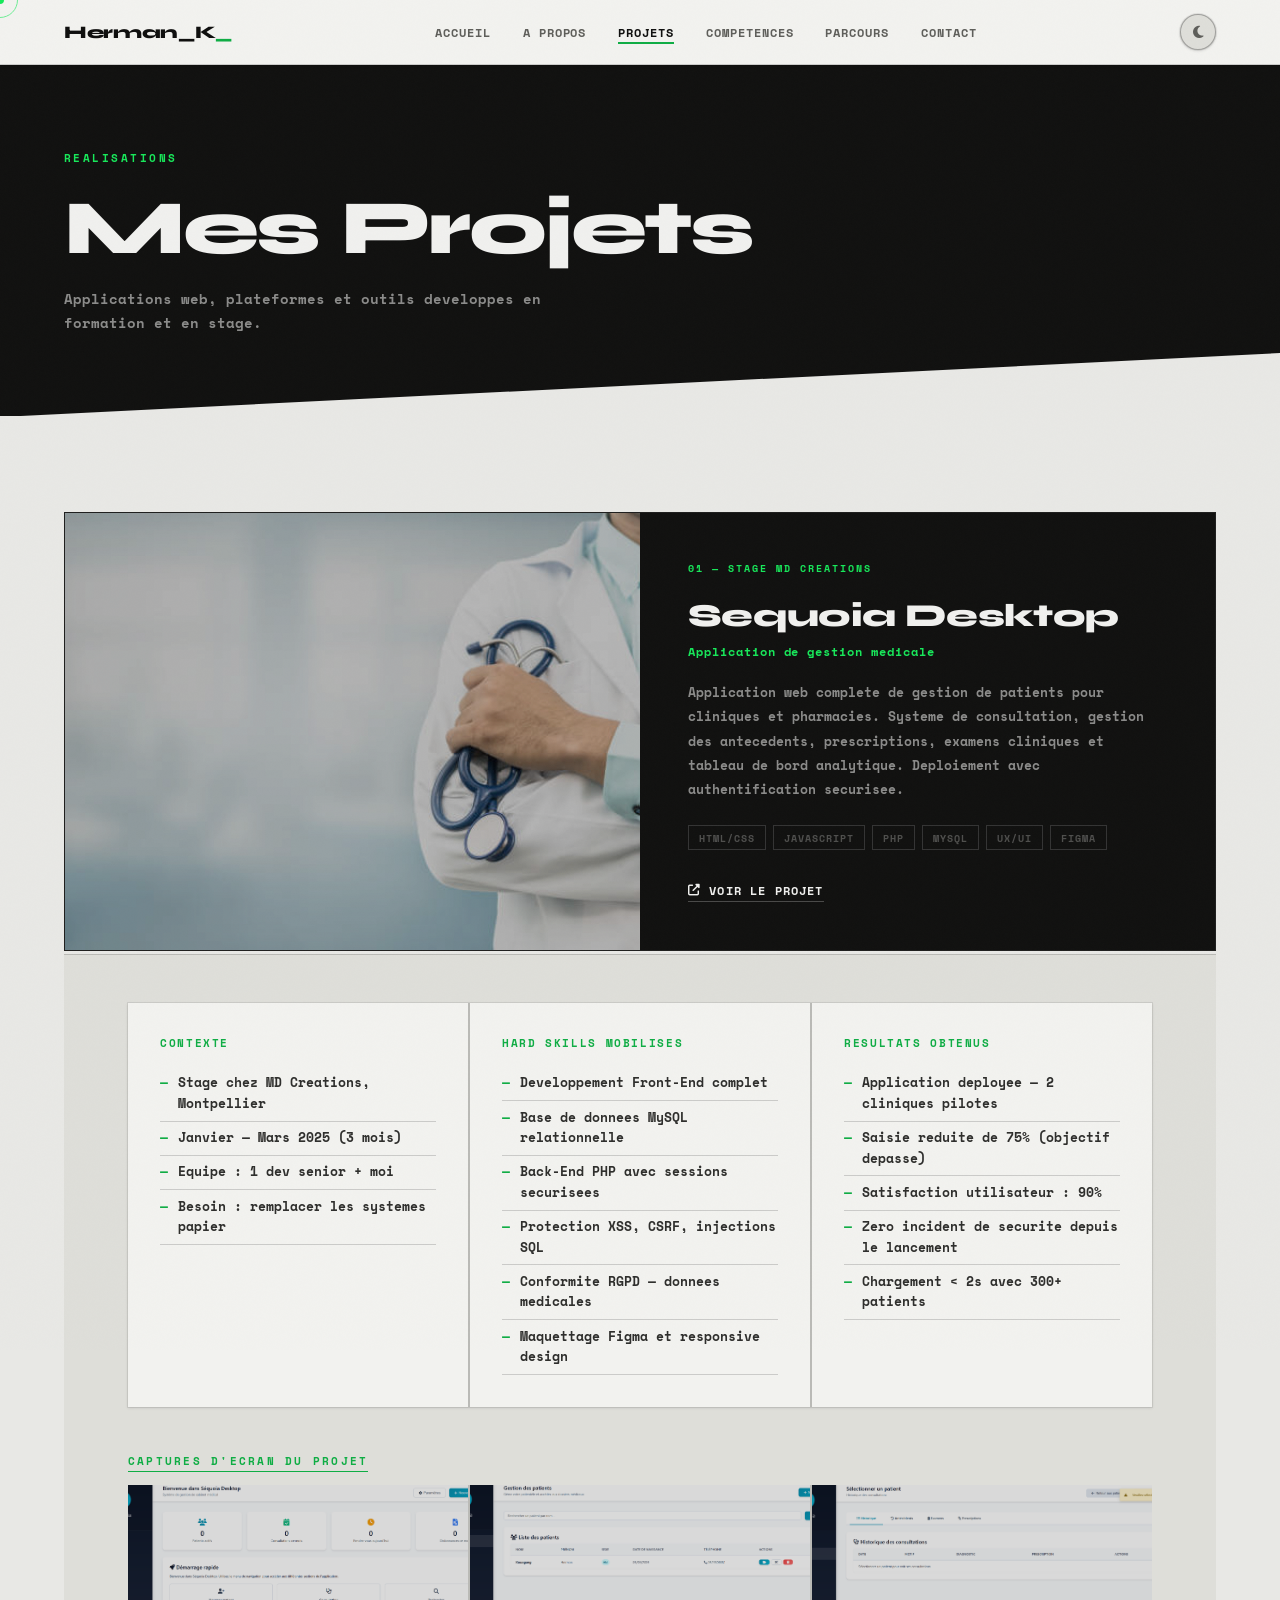
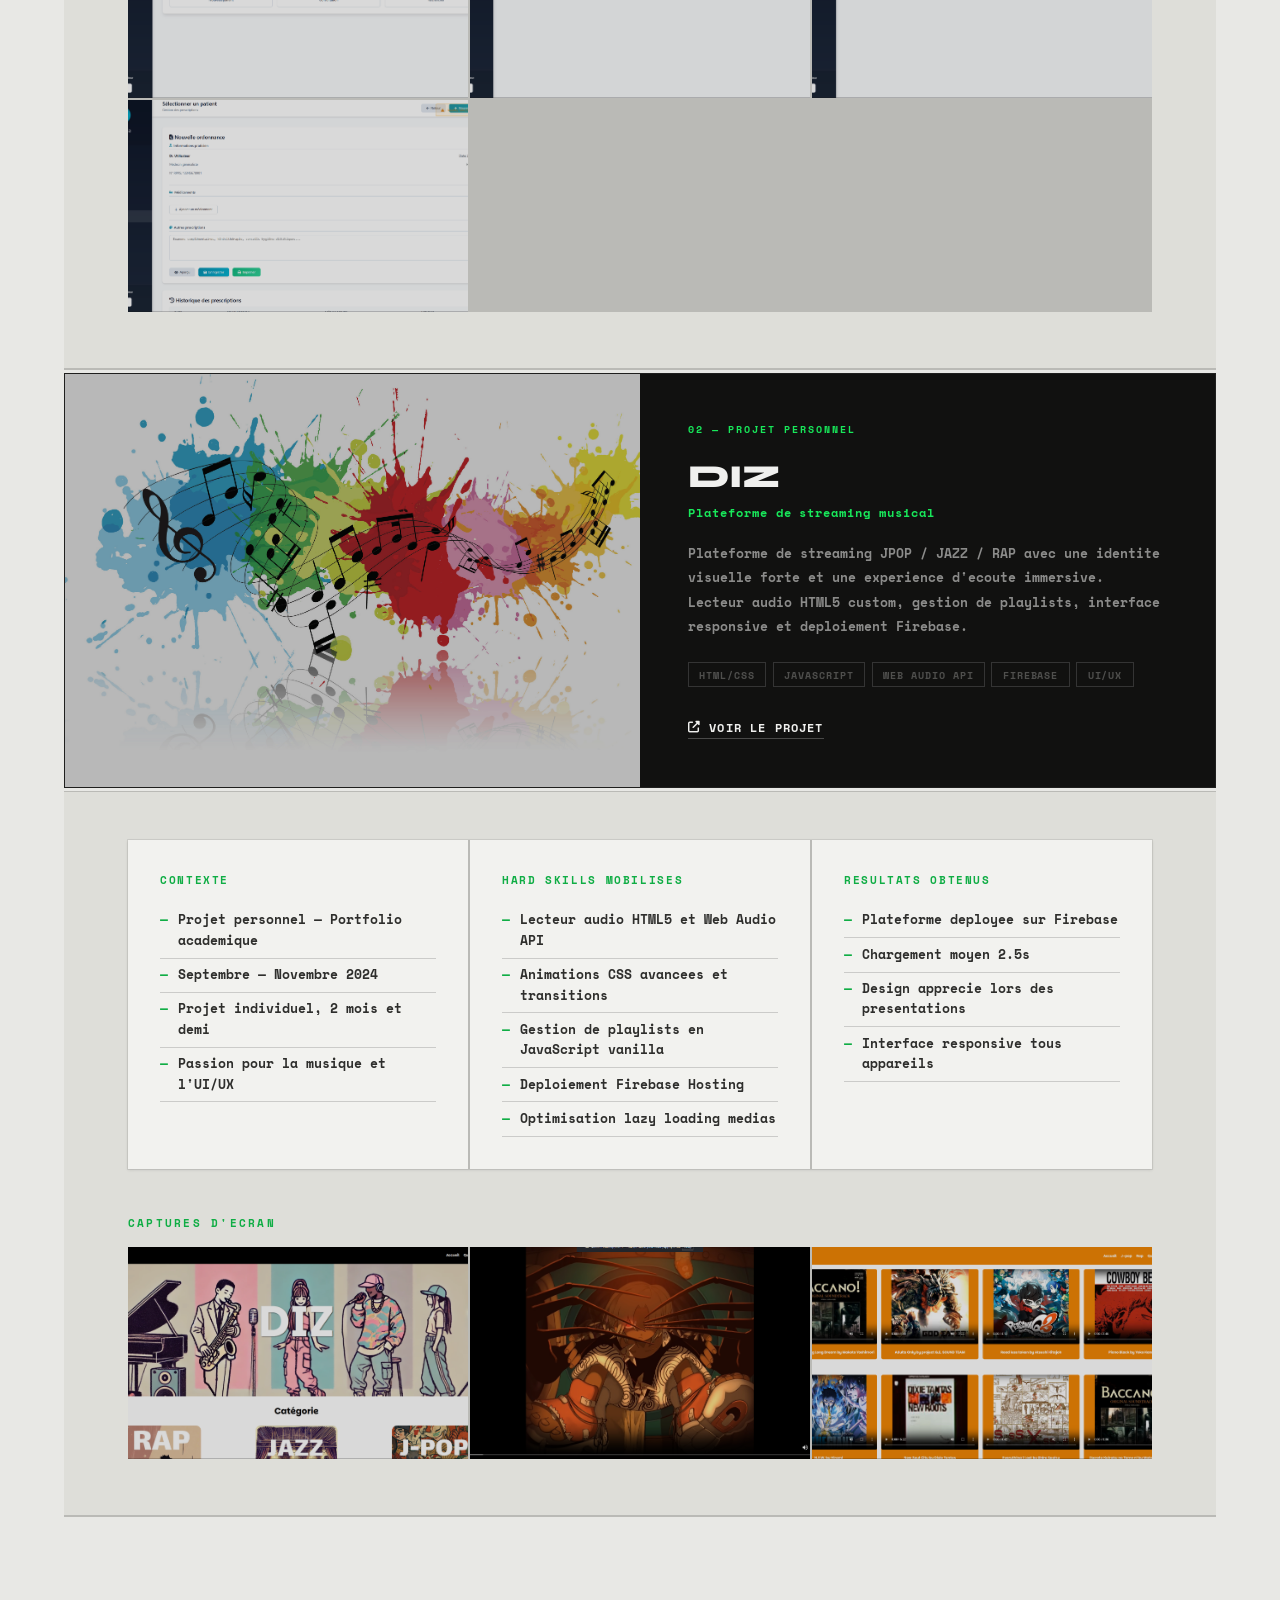
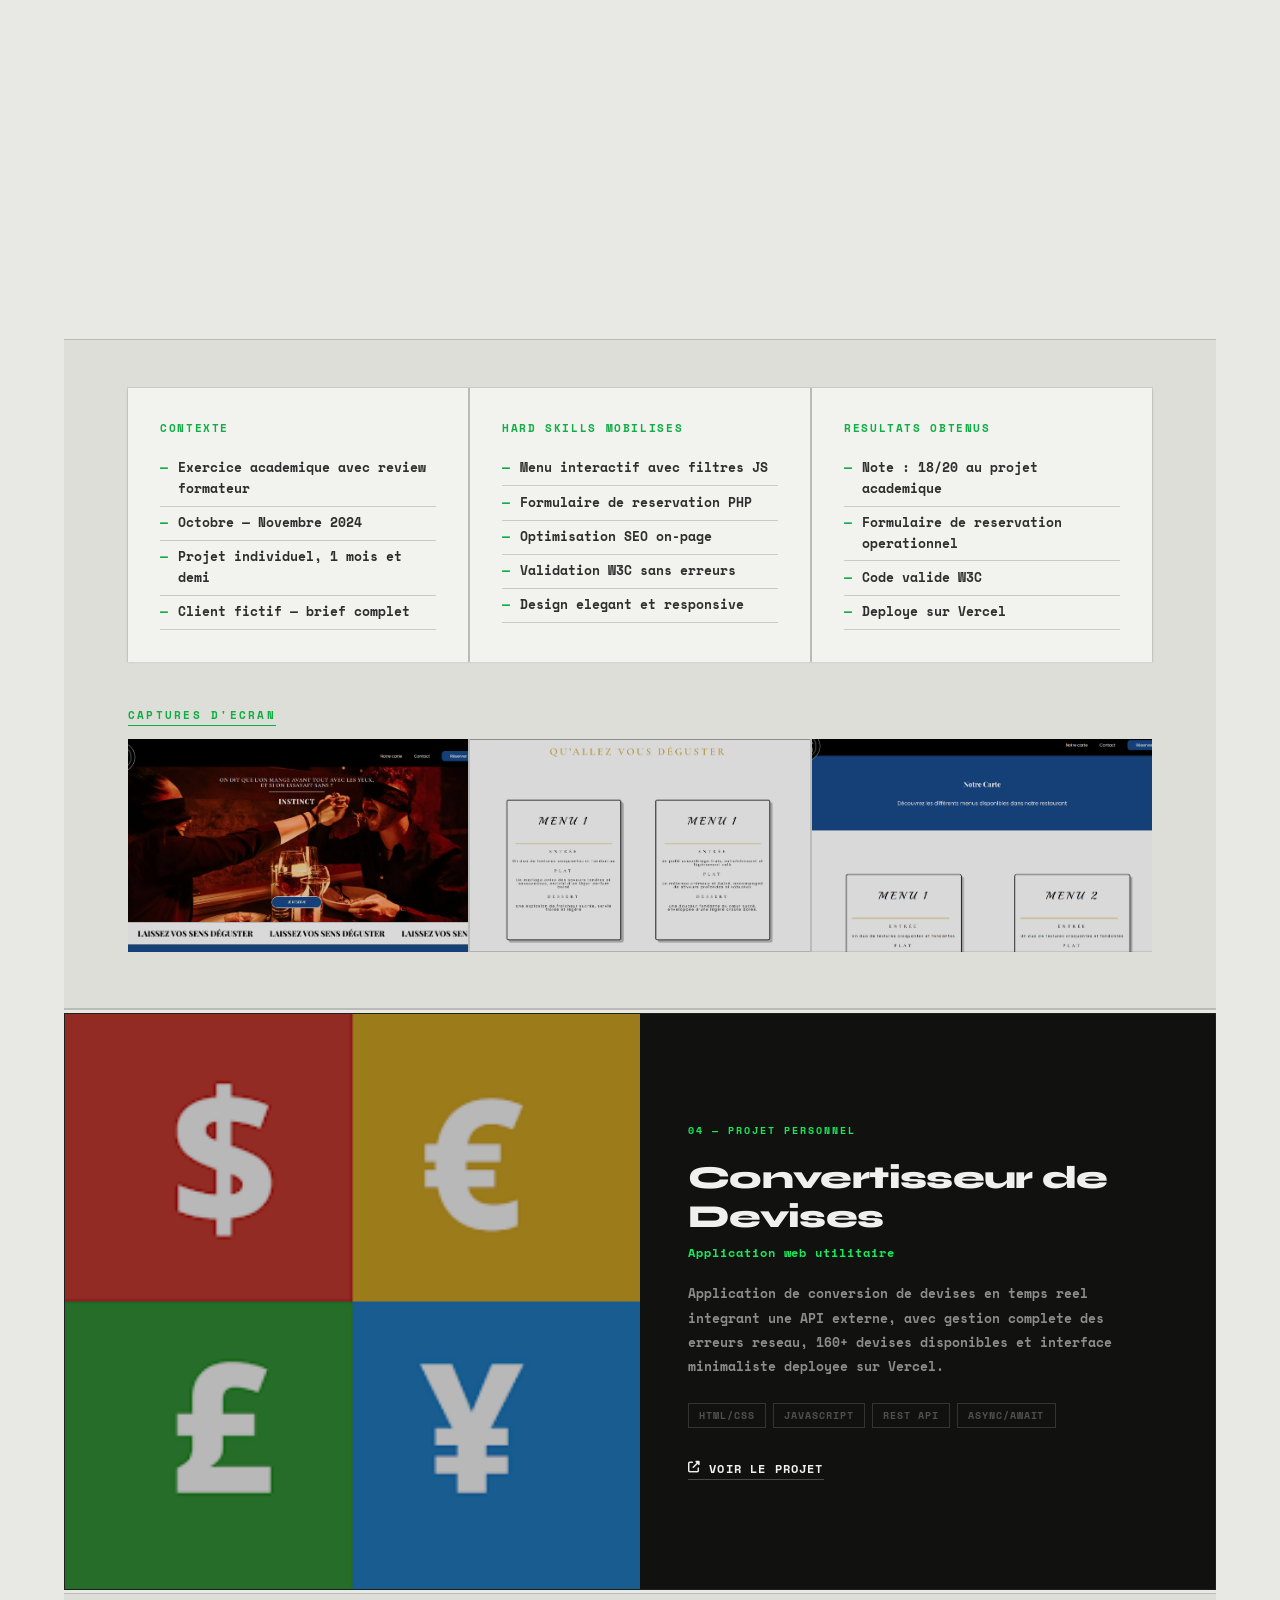
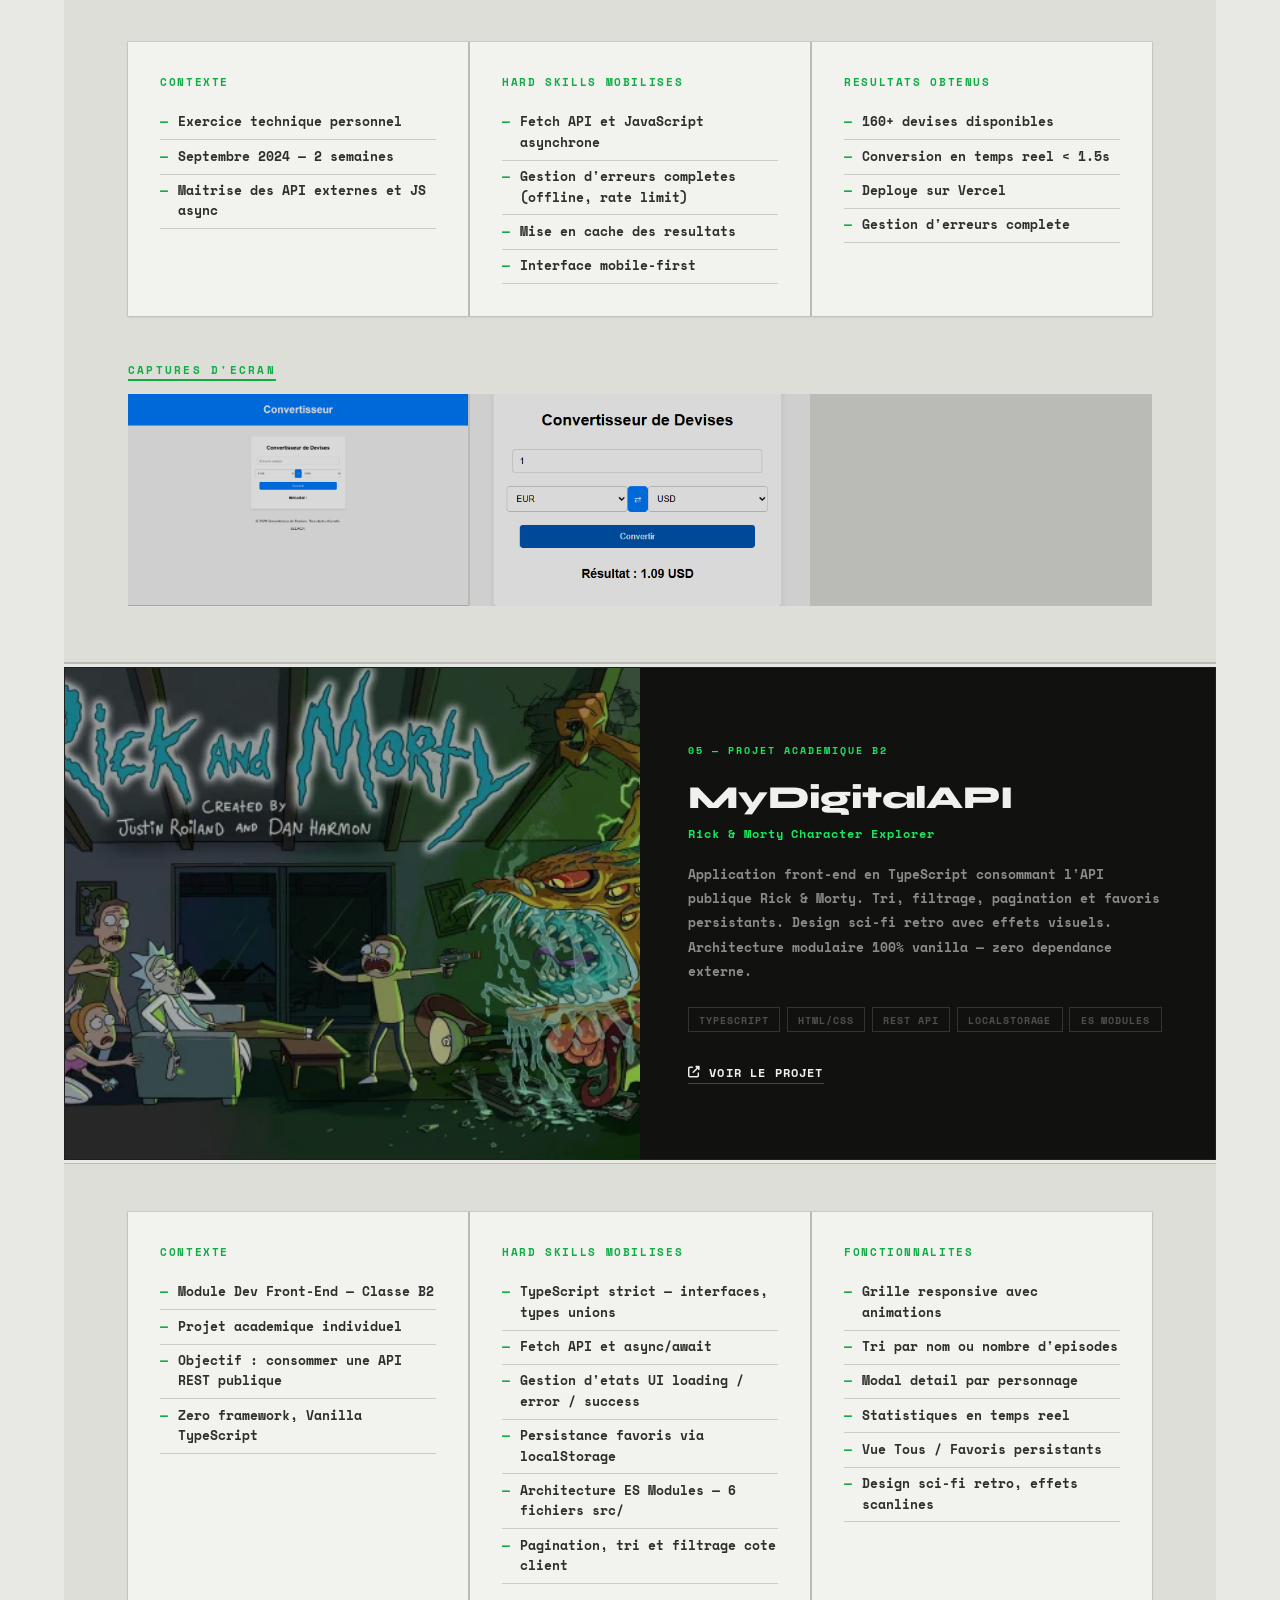
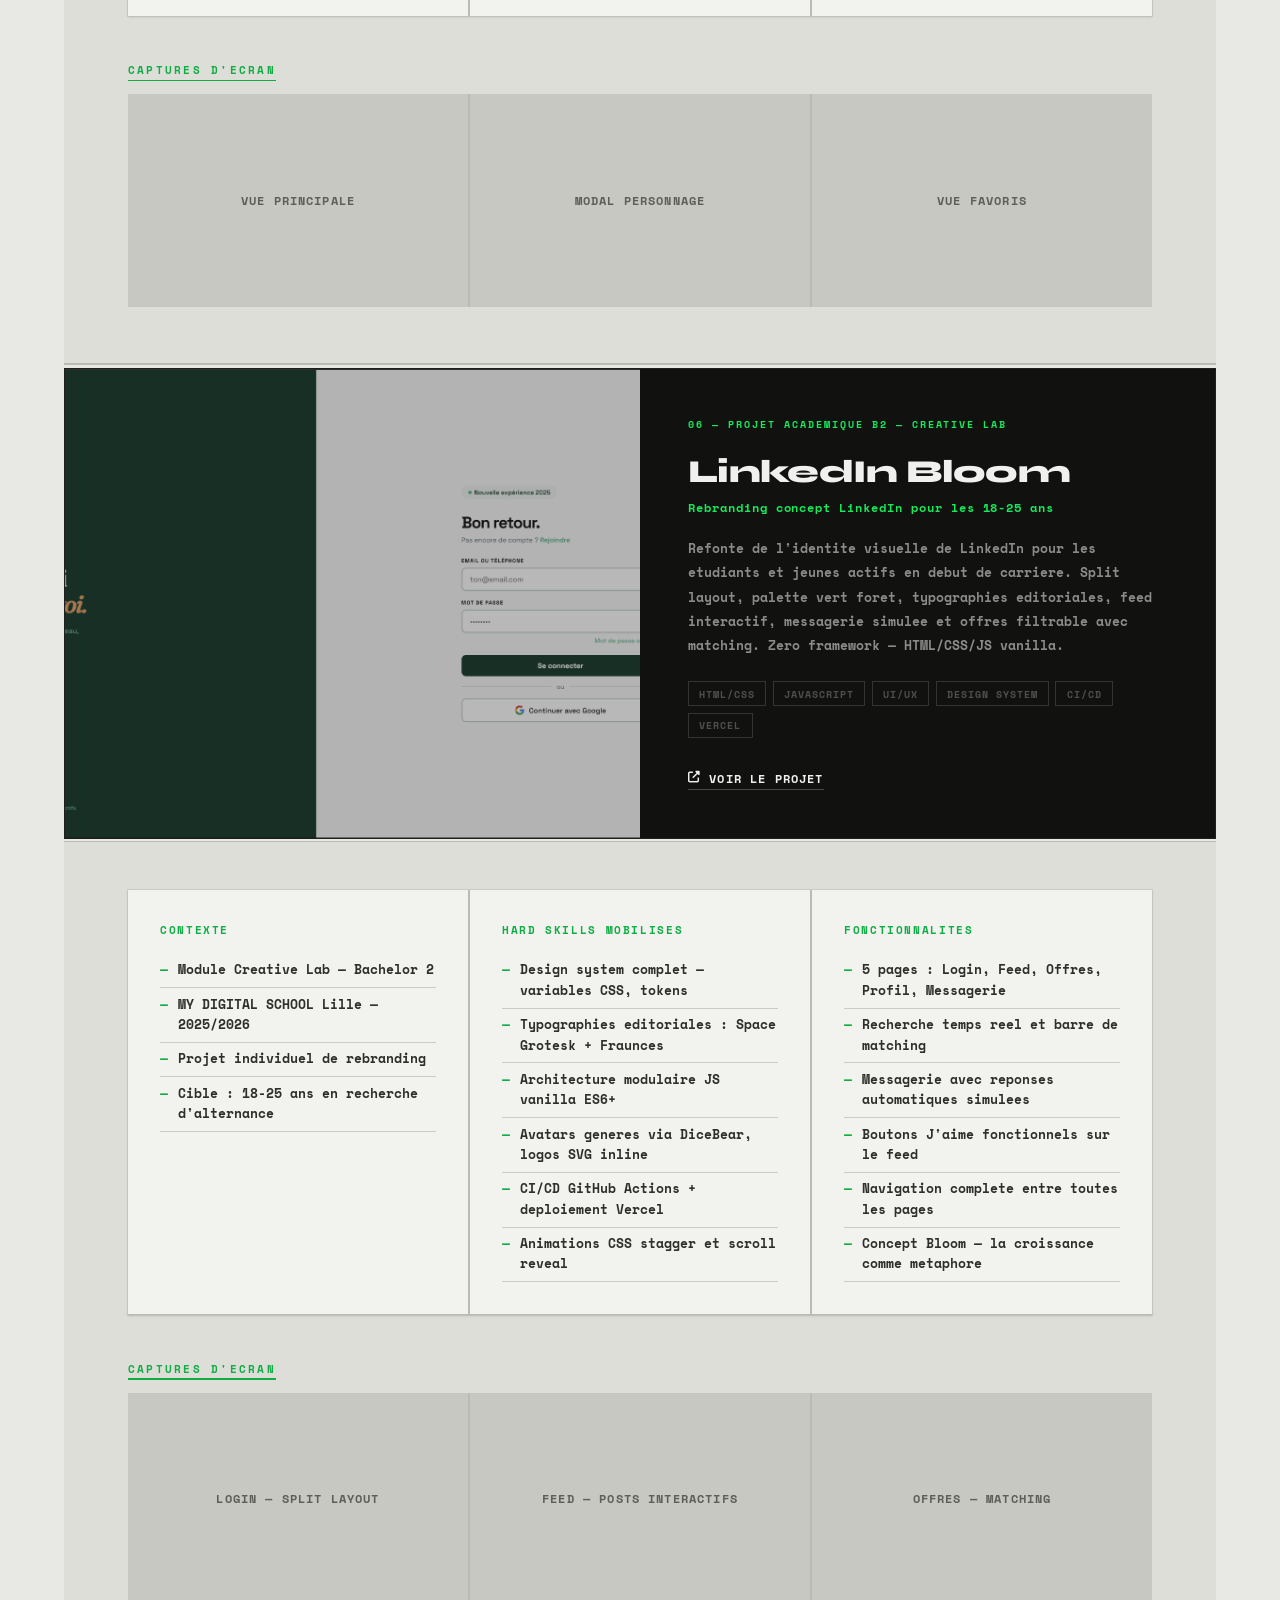
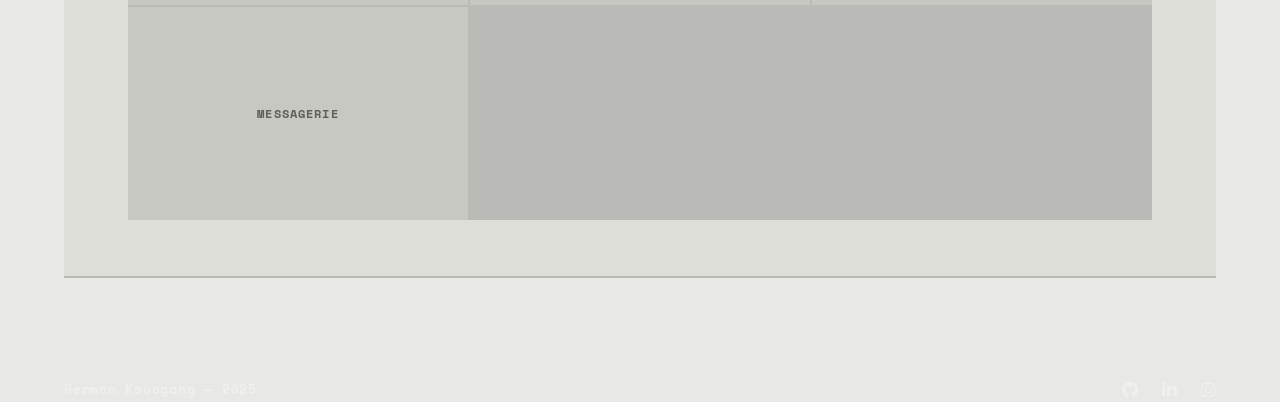
<file: pages/projects.html>
<!DOCTYPE html>
<html lang="fr" data-theme="light">
<head>
    <meta charset="UTF-8">
    <meta name="viewport" content="width=device-width, initial-scale=1.0">
    <title>Projets — Herman Kouogang</title>
    <link href="https://fonts.googleapis.com/css2?family=Space+Mono:wght@400;700&family=Syne:wght@400;600;700;800&display=swap" rel="stylesheet">
    <link rel="stylesheet" href="https://cdnjs.cloudflare.com/ajax/libs/font-awesome/6.4.0/css/all.min.css">
    <link rel="stylesheet" href="../css/global.css">
    <link rel="stylesheet" href="../css/pages.css">
    <link rel="stylesheet" href="../css/fx.css">
</head>
<body>
    <div id="loader" class="loader">
        <div class="loader-inner">
            <div class="loader-logo">HK</div>
            <div class="loader-bar-wrap"><div class="loader-bar"></div></div>
            <div class="loader-label">Chargement...</div>
        </div>
    </div>

    <nav id="nav">
        <div class="nav-inner">
            <a href="../index.html" class="nav-brand">Herman_K<span class="blink">_</span></a>
            <div class="nav-links" id="navLinks">
                <a href="../index.html">Accueil</a>
                <a href="about.html">A propos</a>
                <a href="projects.html" class="active">Projets</a>
                <a href="skills.html">Competences</a>
                <a href="journey.html">Parcours</a>
                <a href="contact.html">Contact</a>
            </div>
            <button class="theme-toggle" id="themeToggle" aria-label="Changer de theme">
                <i class="fas fa-sun icon-sun"></i>
                <i class="fas fa-moon icon-moon"></i>
            </button>
            <button class="burger" id="burger" aria-label="Menu"><span></span><span></span><span></span></button>
        </div>
    </nav>

    <section class="page-hero">
        <div class="container">
            <span class="page-hero-tag">Realisations</span>
            <h1 class="page-hero-title">Mes Projets</h1>
            <p class="page-hero-sub">Applications web, plateformes et outils developpes en formation et en stage.</p>
        </div>
    </section>

    <section class="projects-section">
        <div class="container">

            <!-- PROJECT 1 — Sequoia Desktop -->
            <div class="project-item reveal" id="sequoia">
                <div class="project-img-wrap">
                    <!-- Remplacer l'image ici : ajoutez src="chemin/vers/votre/image.jpg" dans la balise img ci-dessous -->
                    <!-- ou cliquez sur le slot pour uploader une image depuis votre navigateur -->
                    <!-- IMAGE SEQUOIA DESKTOP
                         Remplacez la valeur de src par le chemin vers votre image
                         Exemple : src="../images/sequoia.jpg"
                         Formats acceptes : jpg, png, webp -->
                    <img src="../images/sequoia.jpg" alt="Sequoia Desktop — Application de gestion medicale">
                </div>
                <div class="project-info">
                    <div class="project-number">01 — Stage MD Creations</div>
                    <h2>Sequoia Desktop</h2>
                    <div class="proj-sub">Application de gestion medicale</div>
                    <p>Application web complete de gestion de patients pour cliniques et pharmacies. Systeme de consultation, gestion des antecedents, prescriptions, examens cliniques et tableau de bord analytique. Deploiement avec authentification securisee.</p>
                    <div class="project-tags">
                        <span>HTML/CSS</span><span>JavaScript</span><span>PHP</span><span>MySQL</span><span>UX/UI</span><span>Figma</span>
                    </div>
                    <div class="project-links">
                        <a href="https://sequoia-desktop-v2.vercel.app/" target="_blank" rel="noopener">
                            <i class="fas fa-external-link-alt"></i> Voir le projet
                        </a>
                    </div>
                </div>
            </div>

            <!-- PROJECT 1 — Detail -->
            <div class="project-detail-section reveal">
                <div class="container">
                    <div class="detail-grid">
                        <div class="detail-block">
                            <h4>Contexte</h4>
                            <ul>
                                <li>Stage chez MD Creations, Montpellier</li>
                                <li>Janvier — Mars 2025 (3 mois)</li>
                                <li>Equipe : 1 dev senior + moi</li>
                                <li>Besoin : remplacer les systemes papier</li>
                            </ul>
                        </div>
                        <div class="detail-block">
                            <h4>Hard Skills mobilises</h4>
                            <ul>
                                <li>Developpement Front-End complet</li>
                                <li>Base de donnees MySQL relationnelle</li>
                                <li>Back-End PHP avec sessions securisees</li>
                                <li>Protection XSS, CSRF, injections SQL</li>
                                <li>Conformite RGPD — donnees medicales</li>
                                <li>Maquettage Figma et responsive design</li>
                            </ul>
                        </div>
                        <div class="detail-block">
                            <h4>Resultats obtenus</h4>
                            <ul>
                                <li>Application deployee — 2 cliniques pilotes</li>
                                <li>Saisie reduite de 75% (objectif depasse)</li>
                                <li>Satisfaction utilisateur : 90%</li>
                                <li>Zero incident de securite depuis le lancement</li>
                                <li>Chargement &lt; 2s avec 300+ patients</li>
                            </ul>
                        </div>
                    </div>

                    <!-- Galerie images — cliquez pour ajouter vos captures -->
                    <div class="section-tag" style="margin-bottom: 1rem;">Captures d'ecran du projet</div>
                    <div class="project-gallery">
                        <div class="gallery-slot" data-slot="seq-1"><img src="../images/seq-dashboard.jpg" alt="Sequoia — Dashboard"></div>
                        <div class="gallery-slot" data-slot="seq-2"><img src="../images/seq-patients.jpg" alt="Sequoia — Liste patients"></div>
                        <div class="gallery-slot" data-slot="seq-3"><img src="../images/seq-consultation.jpg" alt="Sequoia — Consultation"></div>
                        <div class="gallery-slot" data-slot="seq-4"><img src="../images/seq-prescription.jpg" alt="Sequoia — Prescription"></div>
                    </div>
                </div>
            </div>

            <!-- PROJECT 2 — DIZ -->
            <div class="project-item reveal" id="diz">
                <div class="project-img-wrap">
                    <!-- IMAGE DIZ
                         Remplacez src par le chemin vers votre image
                         Exemple : src="../images/diz.jpg" -->
                    <img src="../images/diz.jpg" alt="DIZ — Plateforme de streaming musical">
                </div>
                <div class="project-info">
                    <div class="project-number">02 — Projet personnel</div>
                    <h2>DIZ</h2>
                    <div class="proj-sub">Plateforme de streaming musical</div>
                    <p>Plateforme de streaming JPOP / JAZZ / RAP avec une identite visuelle forte et une experience d'ecoute immersive. Lecteur audio HTML5 custom, gestion de playlists, interface responsive et deploiement Firebase.</p>
                    <div class="project-tags">
                        <span>HTML/CSS</span><span>JavaScript</span><span>Web Audio API</span><span>Firebase</span><span>UI/UX</span>
                    </div>
                    <div class="project-links">
                        <a href="https://diz-1bd86.firebaseapp.com/" target="_blank" rel="noopener">
                            <i class="fas fa-external-link-alt"></i> Voir le projet
                        </a>
                    </div>
                </div>
            </div>

            <!-- PROJECT 2 — Detail -->
            <div class="project-detail-section reveal">
                <div class="container">
                    <div class="detail-grid">
                        <div class="detail-block">
                            <h4>Contexte</h4>
                            <ul>
                                <li>Projet personnel — Portfolio academique</li>
                                <li>Septembre — Novembre 2024</li>
                                <li>Projet individuel, 2 mois et demi</li>
                                <li>Passion pour la musique et l'UI/UX</li>
                            </ul>
                        </div>
                        <div class="detail-block">
                            <h4>Hard Skills mobilises</h4>
                            <ul>
                                <li>Lecteur audio HTML5 et Web Audio API</li>
                                <li>Animations CSS avancees et transitions</li>
                                <li>Gestion de playlists en JavaScript vanilla</li>
                                <li>Deploiement Firebase Hosting</li>
                                <li>Optimisation lazy loading medias</li>
                            </ul>
                        </div>
                        <div class="detail-block">
                            <h4>Resultats obtenus</h4>
                            <ul>
                                <li>Plateforme deployee sur Firebase</li>
                                <li>Chargement moyen 2.5s</li>
                                <li>Design apprecie lors des presentations</li>
                                <li>Interface responsive tous appareils</li>
                            </ul>
                        </div>
                    </div>
                    <div class="section-tag" style="margin-bottom: 1rem;">Captures d'ecran</div>
                    <div class="project-gallery">
                        <div class="gallery-slot" data-slot="diz-1"><img src="../images/diz-accueil.jpg" alt="DIZ — Accueil"></div>
                        <div class="gallery-slot" data-slot="diz-2"><img src="../images/diz-lecteur.jpg" alt="DIZ — Lecteur"></div>
                        <div class="gallery-slot" data-slot="diz-3"><img src="../images/diz-playlist.jpg" alt="DIZ — Playlist"></div>
                    </div>
                </div>
            </div>

            <!-- PROJECT 3 — INSTINCT -->
            <div class="project-item reveal" id="instinct">
                <div class="project-img-wrap">
                    <!-- IMAGE INSTINCT
                         Remplacez src par le chemin vers votre image
                         Exemple : src="../images/instinct.jpg" -->
                    <img src="../images/instinct.jpg" alt="INSTINCT — Site vitrine restaurant">
                </div>
                <div class="project-info">
                    <div class="project-number">03 — Projet academique</div>
                    <h2>INSTINCT</h2>
                    <div class="proj-sub">Site vitrine restaurant</div>
                    <p>Site vitrine complet pour restaurant avec menu interactif a filtres par categorie, systeme de reservation avec formulaire PHP, galerie photos responsive et optimisation SEO. Note 18/20.</p>
                    <div class="project-tags">
                        <span>HTML/CSS</span><span>JavaScript</span><span>PHP</span><span>SEO</span><span>Responsive</span>
                    </div>
                    <div class="project-links">
                        <a href="https://instinct-seven.vercel.app/" target="_blank" rel="noopener">
                            <i class="fas fa-external-link-alt"></i> Voir le projet
                        </a>
                    </div>
                </div>
            </div>

            <!-- PROJECT 3 — Detail -->
            <div class="project-detail-section reveal">
                <div class="container">
                    <div class="detail-grid">
                        <div class="detail-block">
                            <h4>Contexte</h4>
                            <ul>
                                <li>Exercice academique avec review formateur</li>
                                <li>Octobre — Novembre 2024</li>
                                <li>Projet individuel, 1 mois et demi</li>
                                <li>Client fictif — brief complet</li>
                            </ul>
                        </div>
                        <div class="detail-block">
                            <h4>Hard Skills mobilises</h4>
                            <ul>
                                <li>Menu interactif avec filtres JS</li>
                                <li>Formulaire de reservation PHP</li>
                                <li>Optimisation SEO on-page</li>
                                <li>Validation W3C sans erreurs</li>
                                <li>Design elegant et responsive</li>
                            </ul>
                        </div>
                        <div class="detail-block">
                            <h4>Resultats obtenus</h4>
                            <ul>
                                <li>Note : 18/20 au projet academique</li>
                                <li>Formulaire de reservation operationnel</li>
                                <li>Code valide W3C</li>
                                <li>Deploye sur Vercel</li>
                            </ul>
                        </div>
                    </div>
                    <div class="section-tag" style="margin-bottom: 1rem;">Captures d'ecran</div>
                    <div class="project-gallery">
                        <div class="gallery-slot" data-slot="inst-1"><img src="../images/inst-accueil.jpg" alt="Instinct — Accueil"></div>
                        <div class="gallery-slot" data-slot="inst-2"><img src="../images/inst-menu.jpg" alt="Instinct — Menu"></div>
                        <div class="gallery-slot" data-slot="inst-3"><img src="../images/inst-reservation.jpg" alt="Instinct — Reservation"></div>
                    </div>
                </div>
            </div>

            <!-- PROJECT 4 — Convertisseur -->
            <div class="project-item reveal" id="convertisseur">
                <div class="project-img-wrap">
                    <!-- IMAGE CONVERTISSEUR
                         Remplacez src par le chemin vers votre image
                         Exemple : src="../images/convertisseur.jpg" -->
                    <img src="../images/convertisseur.jpg" alt="Convertisseur de Devises">
                </div>
                <div class="project-info">
                    <div class="project-number">04 — Projet personnel</div>
                    <h2>Convertisseur de Devises</h2>
                    <div class="proj-sub">Application web utilitaire</div>
                    <p>Application de conversion de devises en temps reel integrant une API externe, avec gestion complete des erreurs reseau, 160+ devises disponibles et interface minimaliste deployee sur Vercel.</p>
                    <div class="project-tags">
                        <span>HTML/CSS</span><span>JavaScript</span><span>REST API</span><span>Async/Await</span>
                    </div>
                    <div class="project-links">
                        <a href="https://convertisseur-de-devises.vercel.app/" target="_blank" rel="noopener">
                            <i class="fas fa-external-link-alt"></i> Voir le projet
                        </a>
                    </div>
                </div>
            </div>

            <!-- PROJECT 4 — Detail -->
            <div class="project-detail-section reveal">
                <div class="container">
                    <div class="detail-grid">
                        <div class="detail-block">
                            <h4>Contexte</h4>
                            <ul>
                                <li>Exercice technique personnel</li>
                                <li>Septembre 2024 — 2 semaines</li>
                                <li>Maitrise des API externes et JS async</li>
                            </ul>
                        </div>
                        <div class="detail-block">
                            <h4>Hard Skills mobilises</h4>
                            <ul>
                                <li>Fetch API et JavaScript asynchrone</li>
                                <li>Gestion d'erreurs completes (offline, rate limit)</li>
                                <li>Mise en cache des resultats</li>
                                <li>Interface mobile-first</li>
                            </ul>
                        </div>
                        <div class="detail-block">
                            <h4>Resultats obtenus</h4>
                            <ul>
                                <li>160+ devises disponibles</li>
                                <li>Conversion en temps reel &lt; 1.5s</li>
                                <li>Deploye sur Vercel</li>
                                <li>Gestion d'erreurs complete</li>
                            </ul>
                        </div>
                    </div>
                    <div class="section-tag" style="margin-bottom: 1rem;">Captures d'ecran</div>
                    <div class="project-gallery">
                        <div class="gallery-slot" data-slot="conv-1"><img src="../images/conv-main.jpg" alt="Convertisseur — Interface"></div>
                        <div class="gallery-slot" data-slot="conv-2"><img src="../images/conv-result.jpg" alt="Convertisseur — Resultat"></div>
                    </div>
                </div>
            </div>

            <!-- ========== MYDIGITALAPI ========== -->
            <div class="project-item reveal" id="mydigitalapi">
                <div class="project-img-wrap" data-name="MYDIGITALAPI">
                    <img src="../images/mydigitalapi.jpg" alt="MyDigitalAPI" when available>
                    <div class="proj-img-fallback"><span>RICK &amp; MORTY</span></div>
                </div>
                <div class="project-info">
                    <div class="project-number">05 — Projet academique B2</div>
                    <h2>MyDigitalAPI</h2>
                    <div class="proj-sub">Rick &amp; Morty Character Explorer</div>
                    <p>Application front-end en TypeScript consommant l'API publique Rick &amp; Morty. Tri, filtrage, pagination et favoris persistants. Design sci-fi retro avec effets visuels. Architecture modulaire 100% vanilla — zero dependance externe.</p>
                    <div class="project-tags">
                        <span>TypeScript</span><span>HTML/CSS</span><span>REST API</span><span>localStorage</span><span>ES Modules</span>
                    </div>
                    <div class="project-links">
                        <a href="https://mydigitalapi.vercel.app/" target="_blank" rel="noopener">
                            <i class="fas fa-external-link-alt"></i> Voir le projet
                        </a>
                    </div>
                </div>
            </div>

            <div class="project-detail-section reveal">
                <div class="container">
                    <div class="detail-grid">
                        <div class="detail-block">
                            <h4>Contexte</h4>
                            <ul>
                                <li>Module Dev Front-End — Classe B2</li>
                                <li>Projet academique individuel</li>
                                <li>Objectif : consommer une API REST publique</li>
                                <li>Zero framework, Vanilla TypeScript</li>
                            </ul>
                        </div>
                        <div class="detail-block">
                            <h4>Hard Skills mobilises</h4>
                            <ul>
                                <li>TypeScript strict — interfaces, types unions</li>
                                <li>Fetch API et async/await</li>
                                <li>Gestion d'etats UI loading / error / success</li>
                                <li>Persistance favoris via localStorage</li>
                                <li>Architecture ES Modules — 6 fichiers src/</li>
                                <li>Pagination, tri et filtrage cote client</li>
                            </ul>
                        </div>
                        <div class="detail-block">
                            <h4>Fonctionnalites</h4>
                            <ul>
                                <li>Grille responsive avec animations</li>
                                <li>Tri par nom ou nombre d'episodes</li>
                                <li>Modal detail par personnage</li>
                                <li>Statistiques en temps reel</li>
                                <li>Vue Tous / Favoris persistants</li>
                                <li>Design sci-fi retro, effets scanlines</li>
                            </ul>
                        </div>
                    </div>
                    <div class="section-tag" style="margin-bottom:1rem;">Captures d'ecran</div>
                    <div class="project-gallery">
                        <div class="gallery-slot"><div class="gallery-placeholder"><span>Vue principale</span></div></div>
                        <div class="gallery-slot"><div class="gallery-placeholder"><span>Modal personnage</span></div></div>
                        <div class="gallery-slot"><div class="gallery-placeholder"><span>Vue Favoris</span></div></div>
                    </div>
                </div>
            </div>


            <!-- PROJECT 6 — LinkedIn Bloom -->
            <div class="project-item reveal" id="linkedin-bloom">
                <div class="project-img-wrap">
                    <img src="../images/linkedin-bloom.jpg" alt="LinkedIn Bloom — Rebranding concept LinkedIn" onerror="this.style.display='none'; this.nextElementSibling.style.display='flex';">
                    <div class="proj-img-fallback"><span>BLOOM</span></div>
                </div>
                <div class="project-info">
                    <div class="project-number">06 — Projet academique B2 — Creative Lab</div>
                    <h2>LinkedIn Bloom</h2>
                    <div class="proj-sub">Rebranding concept LinkedIn pour les 18-25 ans</div>
                    <p>Refonte de l'identite visuelle de LinkedIn pour les etudiants et jeunes actifs en debut de carriere. Split layout, palette vert foret, typographies editoriales, feed interactif, messagerie simulee et offres filtrable avec matching. Zero framework — HTML/CSS/JS vanilla.</p>
                    <div class="project-tags">
                        <span>HTML/CSS</span><span>JavaScript</span><span>UI/UX</span><span>Design System</span><span>CI/CD</span><span>Vercel</span>
                    </div>
                    <div class="project-links">
                        <a href="https://linkedin-bloom.vercel.app" target="_blank" rel="noopener">
                            <i class="fas fa-external-link-alt"></i> Voir le projet
                        </a>
                    </div>
                </div>
            </div>

            <!-- PROJECT 6 — Detail -->
            <div class="project-detail-section reveal">
                <div class="container">
                    <div class="detail-grid">
                        <div class="detail-block">
                            <h4>Contexte</h4>
                            <ul>
                                <li>Module Creative Lab — Bachelor 2</li>
                                <li>MY DIGITAL SCHOOL Lille — 2025/2026</li>
                                <li>Projet individuel de rebranding</li>
                                <li>Cible : 18-25 ans en recherche d'alternance</li>
                            </ul>
                        </div>
                        <div class="detail-block">
                            <h4>Hard Skills mobilises</h4>
                            <ul>
                                <li>Design system complet — variables CSS, tokens</li>
                                <li>Typographies editoriales : Space Grotesk + Fraunces</li>
                                <li>Architecture modulaire JS vanilla ES6+</li>
                                <li>Avatars generes via DiceBear, logos SVG inline</li>
                                <li>CI/CD GitHub Actions + deploiement Vercel</li>
                                <li>Animations CSS stagger et scroll reveal</li>
                            </ul>
                        </div>
                        <div class="detail-block">
                            <h4>Fonctionnalites</h4>
                            <ul>
                                <li>5 pages : Login, Feed, Offres, Profil, Messagerie</li>
                                <li>Recherche temps reel et barre de matching</li>
                                <li>Messagerie avec reponses automatiques simulees</li>
                                <li>Boutons J'aime fonctionnels sur le feed</li>
                                <li>Navigation complete entre toutes les pages</li>
                                <li>Concept Bloom — la croissance comme metaphore</li>
                            </ul>
                        </div>
                    </div>
                    <div class="section-tag" style="margin-bottom: 1rem;">Captures d'ecran</div>
                    <div class="project-gallery">
                        <div class="gallery-slot"><div class="gallery-placeholder"><span>Login — Split layout</span></div></div>
                        <div class="gallery-slot"><div class="gallery-placeholder"><span>Feed — Posts interactifs</span></div></div>
                        <div class="gallery-slot"><div class="gallery-placeholder"><span>Offres — Matching</span></div></div>
                        <div class="gallery-slot"><div class="gallery-placeholder"><span>Messagerie</span></div></div>
                    </div>
                </div>
            </div>

        </div>
    </section>

    <footer:
        <div class="footer-inner container">
            <div class="footer-brand">Herman Kouogang — 2025</div>
            <div class="footer-socials">
                <a href="https://github.com/Herman-bipbop" target="_blank" rel="noopener" aria-label="GitHub"><i class="fab fa-github"></i></a>
                <a href="https://www.linkedin.com/in/herman-kouogang-kouam/" target="_blank" rel="noopener" aria-label="LinkedIn"><i class="fab fa-linkedin-in"></i></a>
                <a href="https://www.instagram.com/kasho.llds" target="_blank" rel="noopener" aria-label="Instagram"><i class="fab fa-instagram"></i></a>
            </div>
        </div>
    </footer>

    <script src="../js/loader.js"></script>
    <script src="../js/nav.js"></script>
    <script src="../js/animations.js"></script>
    <script src="../js/projects.js"></script>
        <script src="../js/fx.js"></script>
    <button class="fx-back-top" id="backTop" aria-label="Retour en haut"><i class="fas fa-arrow-up"></i></button>

</body>
</html>
</file>
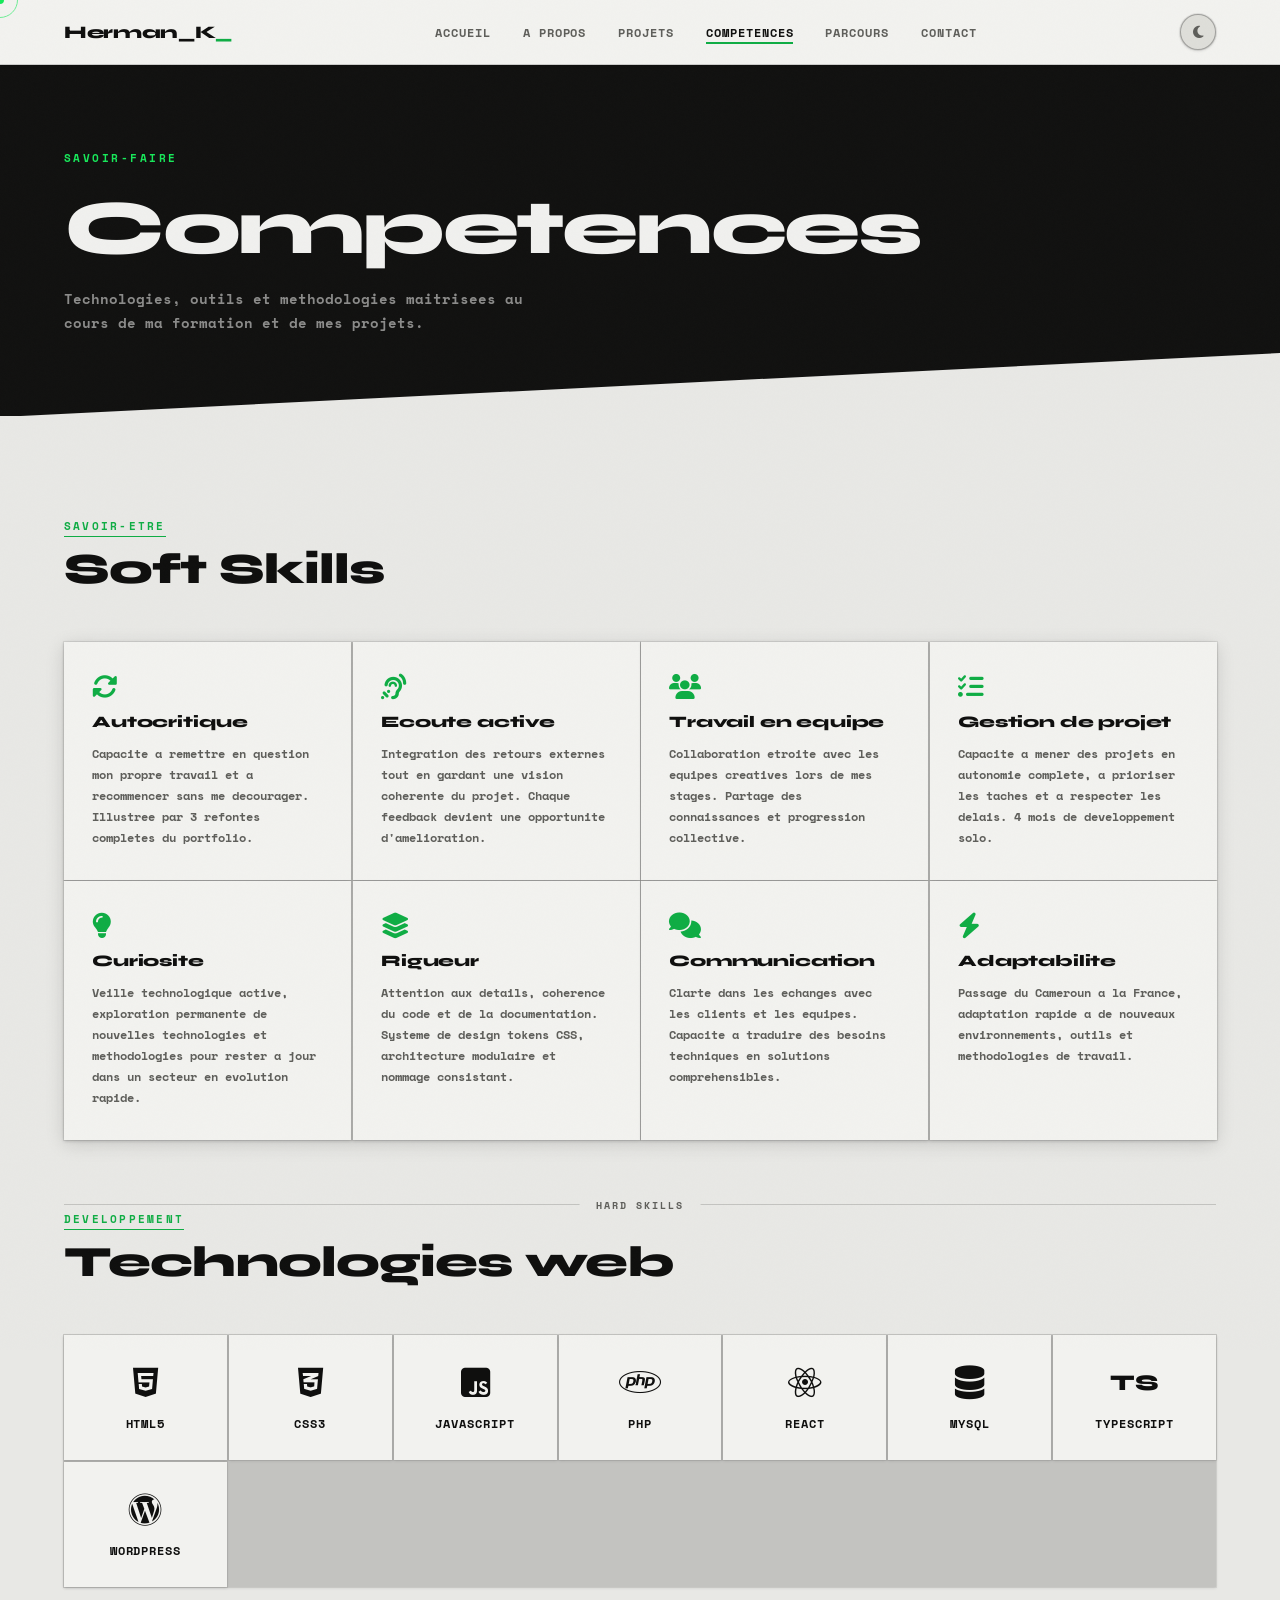
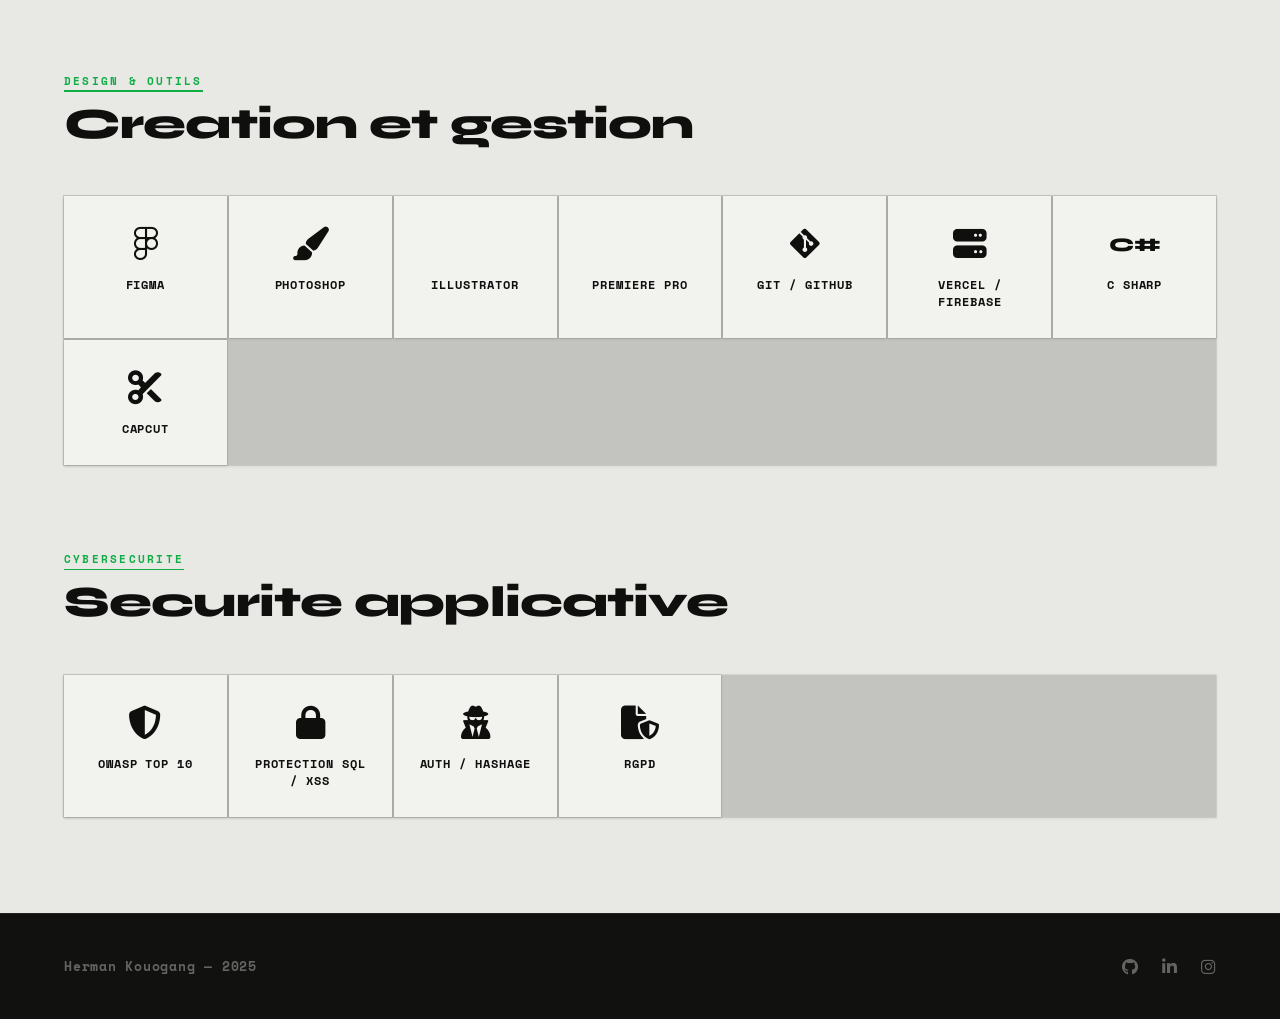
<file: pages/skills.html>
<!DOCTYPE html>
<html lang="fr" data-theme="light">
<head>
    <meta charset="UTF-8">
    <meta name="viewport" content="width=device-width, initial-scale=1.0">
    <title>Competences — Herman Kouogang</title>
    <link href="https://fonts.googleapis.com/css2?family=Space+Mono:wght@400;700&family=Syne:wght@400;600;700;800&display=swap" rel="stylesheet">
    <link rel="stylesheet" href="https://cdnjs.cloudflare.com/ajax/libs/font-awesome/6.4.0/css/all.min.css">
    <link rel="stylesheet" href="../css/global.css">
    <link rel="stylesheet" href="../css/pages.css">
    <link rel="stylesheet" href="../css/fx.css">
    <script>(function(){var t=localStorage.getItem('hk-theme');if(t)document.documentElement.setAttribute('data-theme',t);})();</script>
</head>
<body>
    <div id="loader" class="loader">
        <div class="loader-inner">
            <div class="loader-logo">HK</div>
            <div class="loader-bar-wrap"><div class="loader-bar"></div></div>
            <div class="loader-label">Chargement...</div>
        </div>
    </div>

    <nav id="nav">
        <div class="nav-inner">
            <a href="../index.html" class="nav-brand">Herman_K<span class="blink">_</span></a>
            <div class="nav-links" id="navLinks">
                <a href="../index.html">Accueil</a>
                <a href="about.html">A propos</a>
                <a href="projects.html">Projets</a>
                <a href="skills.html" class="active">Competences</a>
                <a href="journey.html">Parcours</a>
                <a href="contact.html">Contact</a>
            </div>
            <button class="theme-toggle" id="themeToggle" aria-label="Mode sombre">
                <i class="fas fa-sun icon-sun"></i>
                <i class="fas fa-moon icon-moon"></i>
            </button>
            <button class="burger" id="burger" aria-label="Menu"><span></span><span></span><span></span></button>
        </div>
    </nav>

    <section class="page-hero">
        <div class="container">
            <span class="page-hero-tag">Savoir-faire</span>
            <h1 class="page-hero-title">Competences</h1>
            <p class="page-hero-sub">Technologies, outils et methodologies maitrisees au cours de ma formation et de mes projets.</p>
        </div>
    </section>

    <section class="skills-section">
        <div class="container">

            <!-- ── SOFT SKILLS ── -->
            <div class="section-head reveal">
                <div class="section-tag">Savoir-etre</div>
                <h2 class="section-title">Soft Skills</h2>
            </div>
            <div class="soft-skills-grid reveal">
                <div class="soft-card">
                    <div class="soft-icon"><i class="fas fa-sync-alt"></i></div>
                    <div class="soft-name">Autocritique</div>
                    <div class="soft-desc">Capacite a remettre en question mon propre travail et a recommencer sans me decourager. Illustree par 3 refontes completes du portfolio.</div>
                </div>
                <div class="soft-card">
                    <div class="soft-icon"><i class="fas fa-ear-listen"></i></div>
                    <div class="soft-name">Ecoute active</div>
                    <div class="soft-desc">Integration des retours externes tout en gardant une vision coherente du projet. Chaque feedback devient une opportunite d'amelioration.</div>
                </div>
                <div class="soft-card">
                    <div class="soft-icon"><i class="fas fa-users"></i></div>
                    <div class="soft-name">Travail en equipe</div>
                    <div class="soft-desc">Collaboration etroite avec les equipes creatives lors de mes stages. Partage des connaissances et progression collective.</div>
                </div>
                <div class="soft-card">
                    <div class="soft-icon"><i class="fas fa-tasks"></i></div>
                    <div class="soft-name">Gestion de projet</div>
                    <div class="soft-desc">Capacite a mener des projets en autonomie complete, a prioriser les taches et a respecter les delais. 4 mois de developpement solo.</div>
                </div>
                <div class="soft-card">
                    <div class="soft-icon"><i class="fas fa-lightbulb"></i></div>
                    <div class="soft-name">Curiosite</div>
                    <div class="soft-desc">Veille technologique active, exploration permanente de nouvelles technologies et methodologies pour rester a jour dans un secteur en evolution rapide.</div>
                </div>
                <div class="soft-card">
                    <div class="soft-icon"><i class="fas fa-layer-group"></i></div>
                    <div class="soft-name">Rigueur</div>
                    <div class="soft-desc">Attention aux details, coherence du code et de la documentation. Systeme de design tokens CSS, architecture modulaire et nommage consistant.</div>
                </div>
                <div class="soft-card">
                    <div class="soft-icon"><i class="fas fa-comments"></i></div>
                    <div class="soft-name">Communication</div>
                    <div class="soft-desc">Clarte dans les echanges avec les clients et les equipes. Capacite a traduire des besoins techniques en solutions comprehensibles.</div>
                </div>
                <div class="soft-card">
                    <div class="soft-icon"><i class="fas fa-bolt"></i></div>
                    <div class="soft-name">Adaptabilite</div>
                    <div class="soft-desc">Passage du Cameroun a la France, adaptation rapide a de nouveaux environnements, outils et methodologies de travail.</div>
                </div>
            </div>

            <!-- Separateur -->
            <div class="skills-separator reveal"></div>

                        <div class="section-head reveal">
                <div class="section-tag">Developpement</div>
                <h2 class="section-title">Technologies web</h2>
            </div>
            <div class="tech-grid reveal">
                <div class="tech-card">
                    <div class="tech-icon"><i class="fab fa-html5"></i></div>
                    <div class="tech-name">HTML5</div>
                </div>
                <div class="tech-card">
                    <div class="tech-icon"><i class="fab fa-css3-alt"></i></div>
                    <div class="tech-name">CSS3</div>
                </div>
                <div class="tech-card">
                    <div class="tech-icon"><i class="fab fa-js-square"></i></div>
                    <div class="tech-name">JavaScript</div>
                </div>
                <div class="tech-card">
                    <div class="tech-icon"><i class="fab fa-php"></i></div>
                    <div class="tech-name">PHP</div>
                </div>
                <div class="tech-card">
                    <div class="tech-icon"><i class="fab fa-react"></i></div>
                    <div class="tech-name">React</div>
                </div>
                <div class="tech-card">
                    <div class="tech-icon"><i class="fas fa-database"></i></div>
                    <div class="tech-name">MySQL</div>
                </div>
                <div class="tech-card">
                    <div class="tech-icon" style="font-family:var(--font-sans);font-weight:800;font-size:1.4rem;color:var(--text-1);">TS</div>
                    <div class="tech-name">TypeScript</div>
                </div>
                <div class="tech-card">
                    <div class="tech-icon"><i class="fab fa-wordpress"></i></div>
                    <div class="tech-name">WordPress</div>
                </div>
            </div>

            <div class="section-head reveal" style="margin-top:5rem;">
                <div class="section-tag">Design &amp; Outils</div>
                <h2 class="section-title">Creation et gestion</h2>
            </div>
            <div class="tech-grid reveal">
                <div class="tech-card">
                    <div class="tech-icon"><i class="fab fa-figma"></i></div>
                    <div class="tech-name">Figma</div>
                </div>
                <div class="tech-card">
                    <div class="tech-icon"><i class="fas fa-paint-brush"></i></div>
                    <div class="tech-name">Photoshop</div>
                </div>
                <div class="tech-card">
                    <div class="tech-icon"><i class="fab fa-adobe"></i></div>
                    <div class="tech-name">Illustrator</div>
                </div>
                <div class="tech-card">
                    <div class="tech-icon"><i class="fab fa-adobe"></i></div>
                    <div class="tech-name">Premiere Pro</div>
                </div>
                <div class="tech-card">
                    <div class="tech-icon"><i class="fab fa-git-alt"></i></div>
                    <div class="tech-name">Git / GitHub</div>
                </div>
                <div class="tech-card">
                    <div class="tech-icon"><i class="fas fa-server"></i></div>
                    <div class="tech-name">Vercel / Firebase</div>
                </div>
                <div class="tech-card">
                    <div class="tech-icon" style="font-family:var(--font-sans);font-weight:800;font-size:1.2rem;color:var(--text-1);">C#</div>
                    <div class="tech-name">C Sharp</div>
                </div>
                <div class="tech-card">
                    <div class="tech-icon"><i class="fas fa-cut"></i></div>
                    <div class="tech-name">CapCut</div>
                </div>
            </div>

            <div class="section-head reveal" style="margin-top:5rem;">
                <div class="section-tag">Cybersecurite</div>
                <h2 class="section-title">Securite applicative</h2>
            </div>
            <div class="tech-grid reveal">
                <div class="tech-card">
                    <div class="tech-icon"><i class="fas fa-shield-alt"></i></div>
                    <div class="tech-name">OWASP Top 10</div>
                </div>
                <div class="tech-card">
                    <div class="tech-icon"><i class="fas fa-lock"></i></div>
                    <div class="tech-name">Protection SQL / XSS</div>
                </div>
                <div class="tech-card">
                    <div class="tech-icon"><i class="fas fa-user-secret"></i></div>
                    <div class="tech-name">Auth / Hashage</div>
                </div>
                <div class="tech-card">
                    <div class="tech-icon"><i class="fas fa-file-shield"></i></div>
                    <div class="tech-name">RGPD</div>
                </div>
            </div>

        </div>
    </section>

    <footer>
        <div class="footer-inner container">
            <div class="footer-brand">Herman Kouogang — 2025</div>
            <div class="footer-socials">
                <a href="https://github.com/Herman-bipbop" target="_blank" rel="noopener" aria-label="GitHub"><i class="fab fa-github"></i></a>
                <a href="https://www.linkedin.com/in/herman-kouogang-kouam/" target="_blank" rel="noopener" aria-label="LinkedIn"><i class="fab fa-linkedin-in"></i></a>
                <a href="https://www.instagram.com/kasho.llds" target="_blank" rel="noopener" aria-label="Instagram"><i class="fab fa-instagram"></i></a>
            </div>
        </div>
    </footer>

    <script src="../js/loader.js"></script>
    <script src="../js/nav.js"></script>
    <script src="../js/animations.js"></script>
        <script src="../js/fx.js"></script>
    <button class="fx-back-top" id="backTop" aria-label="Retour en haut"><i class="fas fa-arrow-up"></i></button>

</body>
</html>
</file>
<file: css/global.css>
/* ============================================================
   GLOBAL.CSS — Herman Kouogang Portfolio
   Variables / Nav / Loader / Buttons / Footer / Reveal
   ============================================================ */

*, *::before, *::after { margin: 0; padding: 0; box-sizing: border-box; }

/* ----------------------------------------------------------
   COLOR SYSTEM — Light mode default
   ---------------------------------------------------------- */
:root {
    /* Greens */
    --green:        #18e85a;
    --green-dim:    #0fad44;
    --green-muted:  rgba(15, 173, 68, 0.12);
    --green-border: rgba(15, 173, 68, 0.35);

    /* Page backgrounds — layered depth */
    --bg:           #e8e8e5;   /* main page bg */
    --bg-card:      #deded9;   /* sections, subtle panels */
    --bg-raised:    #f2f2ef;   /* cards, nav, form fields */
    --bg-sunken:    #c8c8c3;   /* inset areas */

    /* Text */
    --text-1:       #0f0f0e;   /* primary — headings, labels */
    --text-2:       #2e2e2c;   /* secondary — body copy */
    --text-3:       #5e5e5a;   /* muted — hints, captions */

    /* Borders */
    --bd:           rgba(0,0,0,0.16);   /* default border */
    --bd-strong:    rgba(0,0,0,0.28);   /* emphasized border */

    /* Shadows */
    --sh-sm: 0 1px 3px rgba(0,0,0,0.12), 0 0 0 1px rgba(0,0,0,0.07);
    --sh-md: 0 4px 18px rgba(0,0,0,0.14), 0 1px 4px rgba(0,0,0,0.09);
    --sh-lg: 0 12px 40px rgba(0,0,0,0.18), 0 2px 8px rgba(0,0,0,0.11);

    /* Always-dark surfaces (hero, footer, code blocks — never flip) */
    --dark:         #111110;
    --dark2:        #1a1a18;
    --dark3:        #222220;
    --on-dark:      #f0f0ee;
    --on-dark-2:    rgba(240,240,238,0.55);
    --on-dark-3:    rgba(240,240,238,0.28);

    --font-mono: 'Space Mono', monospace;
    --font-sans: 'Syne', sans-serif;
    --ease: 0.3s cubic-bezier(0.4, 0, 0.2, 1);
    --ease-slow: 0.65s cubic-bezier(0.4, 0, 0.2, 1);
}

/* ----------------------------------------------------------
   DARK MODE — only swap light-surface vars
   ---------------------------------------------------------- */
[data-theme="dark"] {
    --bg:           #0e0e0d;
    --bg-card:      #171716;
    --bg-raised:    #1f1f1e;
    --bg-sunken:    #0a0a09;

    --text-1:       #f0f0ee;
    --text-2:       #b8b8b4;
    --text-3:       #70706c;

    --bd:           rgba(255,255,255,0.12);
    --bd-strong:    rgba(255,255,255,0.22);

    --sh-sm: 0 1px 4px rgba(0,0,0,0.5),  0 0 0 1px rgba(255,255,255,0.05);
    --sh-md: 0 4px 20px rgba(0,0,0,0.55), 0 1px 4px rgba(0,0,0,0.35);
    --sh-lg: 0 16px 48px rgba(0,0,0,0.65), 0 2px 8px rgba(0,0,0,0.4);

    /* Always-dark stays the same */
    --dark:         #0a0a09;
    --dark2:        #131312;
    --dark3:        #1c1c1b;
}

/* ----------------------------------------------------------
   BASE
   ---------------------------------------------------------- */
html { scroll-behavior: smooth; font-size: 16px; overflow-x: hidden; }

body {
    font-family: var(--font-mono);
    background: var(--bg);
    color: var(--text-1);
    overflow-x: hidden;
    max-width: 100vw;
    -webkit-font-smoothing: antialiased;
    transition: background 0.3s ease, color 0.3s ease;
}

a { text-decoration: none; color: inherit; }

.container { max-width: 100%; margin: 0 auto; padding: 0 5vw; box-sizing: border-box; }
.container-full { width: 100%; padding: 0 5vw; box-sizing: border-box; }

/* ----------------------------------------------------------
   NAVIGATION
   ---------------------------------------------------------- */
#nav {
    position: fixed; top: 0; left: 0; right: 0; z-index: 900;
    background: var(--bg-raised);
    border-bottom: 1.5px solid var(--bd);
    box-shadow: var(--sh-sm);
    transition: transform var(--ease), background 0.3s ease, box-shadow var(--ease);
}

#nav.hidden  { transform: translateY(-100%); }
#nav.scrolled { box-shadow: var(--sh-md); }

.nav-inner {
    max-width: 100%; margin: 0 auto;
    padding: 0 5vw; height: 64px;
    display: flex; align-items: center;
    justify-content: space-between; gap: 1rem;
    width: 100%; box-sizing: border-box;
}

.nav-brand {
    font-family: var(--font-sans);
    font-weight: 800; font-size: 1.1rem;
    color: var(--text-1); letter-spacing: -0.02em; flex-shrink: 0;
}

.blink { color: var(--green-dim); animation: blink 1s step-start infinite; }
@keyframes blink { 0%,100%{opacity:1} 50%{opacity:0} }

.nav-links { display: flex; gap: 2rem; align-items: center; }

.nav-links a {
    font-family: var(--font-mono); font-size: 0.74rem;
    letter-spacing: 0.08em; text-transform: uppercase;
    color: var(--text-3); transition: color var(--ease);
    position: relative; white-space: nowrap; font-weight: 700;
}

.nav-links a::after {
    content: ''; position: absolute; bottom: -3px; left: 0;
    width: 0; height: 2px; background: var(--green-dim);
    transition: width var(--ease);
}

.nav-links a:hover,
.nav-links a.active { color: var(--text-1); }

.nav-links a:hover::after,
.nav-links a.active::after { width: 100%; }

/* Theme toggle */
.theme-toggle {
    width: 36px; height: 36px; border-radius: 50%;
    display: flex; align-items: center; justify-content: center;
    background: var(--bg-card); border: 1.5px solid var(--bd-strong);
    cursor: pointer; color: var(--text-3); font-size: 0.88rem;
    transition: var(--ease); flex-shrink: 0; box-shadow: var(--sh-sm);
}
.theme-toggle:hover { background: var(--green-muted); border-color: var(--green-border); color: var(--green-dim); }

.icon-sun  { display: none; }
.icon-moon { display: block; }
[data-theme="dark"] .icon-sun  { display: block; }
[data-theme="dark"] .icon-moon { display: none; }

/* Burger */
.burger {
    display: none; flex-direction: column; gap: 5px;
    background: none; border: none; cursor: pointer; padding: 4px;
}
.burger span {
    display: block; width: 22px; height: 2.5px;
    background: var(--text-1); transition: var(--ease); transform-origin: center;
}
.burger.active span:nth-child(1) { transform: translateY(7px) rotate(45deg); }
.burger.active span:nth-child(2) { opacity: 0; }
.burger.active span:nth-child(3) { transform: translateY(-7px) rotate(-45deg); }

/* ----------------------------------------------------------
   BUTTONS
   ---------------------------------------------------------- */
.btn {
    display: inline-flex; align-items: center; gap: 0.5rem;
    font-family: var(--font-mono); font-size: 0.78rem; font-weight: 700;
    letter-spacing: 0.1em; text-transform: uppercase;
    padding: 0.88rem 2rem; border: 2px solid transparent;
    cursor: pointer; transition: var(--ease);
}

.btn-primary { background: var(--text-1); color: var(--bg); border-color: var(--text-1); }
.btn-primary:hover { background: var(--green-dim); border-color: var(--green-dim); color: #000; }

.btn-outline { background: transparent; color: var(--text-1); border-color: var(--bd-strong); }
.btn-outline:hover { background: var(--text-1); color: var(--bg); border-color: var(--text-1); }

/* ----------------------------------------------------------
   SECTION HELPERS
   ---------------------------------------------------------- */
.section-tag {
    font-family: var(--font-mono); font-size: 0.7rem; font-weight: 700;
    letter-spacing: 0.2em; text-transform: uppercase;
    color: var(--green-dim); margin-bottom: 0.75rem;
}

.section-title {
    font-family: var(--font-sans);
    font-size: clamp(1.9rem, 3.5vw, 2.7rem);
    font-weight: 800; color: var(--text-1);
    line-height: 1.1; letter-spacing: -0.02em;
}

.section-head { margin-bottom: 3rem; }
.section-cta  { margin-top: 3rem; text-align: center; }

/* ----------------------------------------------------------
   FOOTER — always dark
   ---------------------------------------------------------- */
footer {
    background: var(--dark); padding: 2.5rem 0;
    border-top: 1.5px solid rgba(255,255,255,0.08);
}
.footer-inner {
    display: flex; align-items: center;
    justify-content: space-between; flex-wrap: wrap; gap: 1rem;
}
.footer-brand {
    font-family: var(--font-mono); font-size: 0.8rem; font-weight: 700;
    color: rgba(255,255,255,0.35); letter-spacing: 0.06em;
}
.footer-socials { display: flex; gap: 1.5rem; }
.footer-socials a { color: rgba(255,255,255,0.35); font-size: 1.05rem; transition: color var(--ease); }
.footer-socials a:hover { color: var(--green); }

/* ----------------------------------------------------------
   REVEAL SCROLL ANIMATION
   ---------------------------------------------------------- */
.reveal {
    opacity: 0; transform: translateY(30px);
    transition: opacity 0.7s ease, transform 0.7s ease;
}
.reveal.revealed { opacity: 1; transform: translateY(0); }

/* ----------------------------------------------------------
   LOADER — always dark
   ---------------------------------------------------------- */
.loader {
    position: fixed; inset: 0; background: var(--dark);
    display: flex; align-items: center; justify-content: center;
    z-index: 9999; transition: opacity 0.5s ease, visibility 0.5s ease;
}
.loader.done { opacity: 0; visibility: hidden; }
.loader-inner { text-align: center; }
.loader-logo {
    font-family: var(--font-sans); font-size: 3rem; font-weight: 800;
    color: var(--on-dark); letter-spacing: -0.04em; margin-bottom: 2rem;
}
.loader-bar-wrap {
    width: 200px; height: 2px; background: rgba(255,255,255,0.1);
    margin: 0 auto 1.5rem; overflow: hidden;
}
.loader-bar {
    height: 100%; background: var(--green);
    width: 0%; animation: loaderFill 0.85s cubic-bezier(0.4,0,0.2,1) forwards;
}
@keyframes loaderFill { to { width: 100%; } }
.loader-label {
    font-family: var(--font-mono); font-size: 0.65rem; font-weight: 700;
    letter-spacing: 0.22em; text-transform: uppercase;
    color: rgba(255,255,255,0.25);
}

/* ----------------------------------------------------------
   RESPONSIVE NAV
   ---------------------------------------------------------- */
@media (max-width: 900px) {
    .nav-links {
        position: fixed; top: 64px; left: 0; right: 0; width: 100vw;
        background: var(--bg-raised);
        flex-direction: column; align-items: flex-start;
        padding: 2rem; gap: 1.5rem;
        border-bottom: 1.5px solid var(--bd);
        box-shadow: var(--sh-md);
        transform: translateX(-100%); transition: transform var(--ease);
        box-sizing: border-box;
    }
    .nav-links.open { transform: translateX(0); }
    .burger { display: flex; }
}
</file>
<file: css/home.css>
/* ============================================================
   HOME.CSS — index.html only
   ============================================================ */

/* ----------------------------------------------------------
   HERO — always dark
   ---------------------------------------------------------- */
.hero {
    min-height: 100vh; display: flex; align-items: center;
    position: relative; overflow-x: hidden; overflow-y: visible;
    background: var(--dark); padding-top: 64px;
    width: 100%;
}

#grid-canvas {
    position: absolute; inset: 0; opacity: 0.1; pointer-events: none;
}

.hero-content {
    position: relative; z-index: 2;
    width: 100%; padding: 4rem 5vw;
    box-sizing: border-box;
}

.hero-tag {
    display: inline-block;
    font-family: var(--font-mono); font-size: 0.7rem; font-weight: 700;
    letter-spacing: 0.2em; text-transform: uppercase;
    color: var(--green); border: 1.5px solid var(--green-border);
    padding: 0.4rem 1rem; margin-bottom: 2rem;
    opacity: 0; animation: hFadeUp 0.6s ease 0.3s forwards;
}

.hero-name {
    font-family: var(--font-sans); font-weight: 800;
    line-height: 0.9; letter-spacing: -0.03em;
    color: var(--on-dark); margin-bottom: 1.5rem;
    width: 100%; overflow: visible;
}

.hero-name .line-1,
.hero-name .line-2 {
    display: block;
    font-size: 10vw;
    opacity: 0; transform: translateY(60px);
    white-space: nowrap;
    width: 100%;
    overflow: visible;
    /* La taille exacte est recalculée par home.js au chargement */
}

.hero-name .line-1 { animation: hSlideUp 0.8s cubic-bezier(0.2,0,0,1) 0.5s forwards; }
.hero-name .line-2 {
    -webkit-text-stroke: 2px var(--on-dark); color: transparent;
    animation: hSlideUp 0.8s cubic-bezier(0.2,0,0,1) 0.65s forwards;
}

@keyframes hSlideUp { to { opacity:1; transform:translateY(0); } }
@keyframes hFadeUp  { to { opacity:1; } }

.hero-subtitle {
    font-family: var(--font-mono); font-size: 1rem; font-weight: 700;
    color: var(--green); min-height: 1.5rem; margin-bottom: 1.5rem;
    opacity: 0; animation: hFadeUp 0.6s ease 1s forwards;
}
.hero-subtitle::after { content: '|'; animation: blink 1s step-start infinite; }

.hero-desc {
    font-family: var(--font-mono); font-size: 0.88rem; line-height: 1.9;
    color: var(--on-dark-2); max-width: 560px; margin-bottom: 2.5rem;
    opacity: 0; animation: hFadeUp 0.6s ease 1.1s forwards;
}

.hero-cta {
    display: flex; gap: 1rem; flex-wrap: wrap;
    opacity: 0; animation: hFadeUp 0.6s ease 1.3s forwards;
}

/* Hero outline button override — on dark bg */
.hero-cta .btn-outline {
    color: var(--on-dark-2); border-color: rgba(240,240,238,0.3);
}
.hero-cta .btn-outline:hover {
    background: rgba(240,240,238,0.1); color: var(--on-dark);
    border-color: rgba(240,240,238,0.6);
}

.hero-scroll {
    position: absolute; bottom: 2rem; right: 4vw;
    display: flex; align-items: center; gap: 1rem;
    font-family: var(--font-mono); font-size: 0.62rem; font-weight: 700;
    letter-spacing: 0.2em; text-transform: uppercase;
    color: var(--on-dark-3); writing-mode: vertical-rl; flex-direction: column-reverse;
    opacity: 0; animation: hFadeUp 0.6s ease 1.6s forwards;
}

.scroll-line {
    width: 1px; height: 48px;
    background: linear-gradient(to bottom, transparent, var(--on-dark-3));
    animation: scrollPulse 2s ease-in-out infinite;
}
@keyframes scrollPulse {
    0%,100% { transform:scaleY(0.5); opacity:0.5; }
    50%      { transform:scaleY(1); opacity:1; }
}

/* ----------------------------------------------------------
   STATS
   ---------------------------------------------------------- */
.stats {
    background: var(--bg-card);
    padding: 5rem 0;
    border-bottom: 1.5px solid var(--bd);
}

.stats-grid {
    display: grid; grid-template-columns: repeat(4,1fr);
    border: 1.5px solid var(--bd); box-shadow: var(--sh-md);
    width: 100%;
}

.stat-item {
    text-align: center; padding: 2.5rem 1.5rem;
    background: var(--bg-raised);
    border-right: 1.5px solid var(--bd);
    transition: background var(--ease);
}
.stat-item:last-child { border-right: none; }
.stat-item:hover { background: var(--bg-card); }

.stat-number {
    font-family: var(--font-sans); font-size: 3rem; font-weight: 800;
    color: var(--text-1); line-height: 1; margin-bottom: 0.5rem;
}

.stat-label {
    font-family: var(--font-mono); font-size: 0.72rem; font-weight: 700;
    letter-spacing: 0.1em; text-transform: uppercase; color: var(--text-3);
}

/* ----------------------------------------------------------
   FEATURED PROJECTS
   ---------------------------------------------------------- */
.featured { padding: 6rem 0; background: var(--bg); }

.featured-grid {
    display: grid; grid-template-columns: repeat(2,1fr);
    gap: 2px; background: var(--bd);
    box-shadow: var(--sh-md);
    width: 100%;
}

.featured-card {
    background: var(--bg-raised); display: block; overflow: hidden;
    transition: transform var(--ease), box-shadow var(--ease);
}
.featured-card:hover { transform: translateY(-5px); z-index: 2; box-shadow: var(--sh-lg); }

.featured-img {
    height: 220px; background-size: cover; background-position: center;
    background-color: var(--dark); position: relative; overflow: hidden;
}

.featured-overlay {
    position: absolute; inset: 0;
    background: linear-gradient(to bottom, transparent 25%, rgba(0,0,0,0.7));
}

.featured-badge {
    position: absolute; top: 1rem; left: 1rem;
    font-family: var(--font-mono); font-size: 0.62rem; font-weight: 700;
    letter-spacing: 0.12em; text-transform: uppercase;
    background: var(--green-dim); color: #000; padding: 0.28rem 0.7rem;
}

.featured-body {
    padding: 1.75rem;
    border-top: 1.5px solid var(--bd);
}

.featured-body h3 {
    font-family: var(--font-sans); font-size: 1.15rem; font-weight: 800;
    margin-bottom: 0.5rem; color: var(--text-1);
}

.featured-body p {
    font-family: var(--font-mono); font-size: 0.8rem; font-weight: 700;
    line-height: 1.75; color: var(--text-2); margin-bottom: 1rem;
}

.featured-tags { display: flex; flex-wrap: wrap; gap: 0.4rem; }
.featured-tags span {
    font-family: var(--font-mono); font-size: 0.62rem; font-weight: 700;
    letter-spacing: 0.08em; text-transform: uppercase;
    background: var(--green-muted); color: var(--green-dim);
    padding: 0.22rem 0.6rem; border: 1.5px solid var(--green-border);
}

/* ----------------------------------------------------------
   ABOUT STRIP — always dark
   ---------------------------------------------------------- */
.about-strip {
    padding: 6rem 0; background: var(--dark2);
    border-top: 1.5px solid rgba(255,255,255,0.06);
    border-bottom: 1.5px solid rgba(255,255,255,0.06);
}

.strip-inner {
    display: grid; grid-template-columns: 1fr 1fr;
    gap: 5rem; align-items: center;
}

.strip-text .section-tag { color: var(--green); }

.strip-text h2 {
    font-family: var(--font-sans); font-size: clamp(1.6rem,3vw,2.2rem);
    font-weight: 800; color: var(--on-dark); line-height: 1.2;
    margin-bottom: 1.25rem; letter-spacing: -0.02em;
}

.strip-text p {
    font-family: var(--font-mono); font-size: 0.83rem; font-weight: 700;
    line-height: 1.9; color: var(--on-dark-2); margin-bottom: 2rem;
}

.strip-code {
    background: rgba(0,0,0,0.45); border: 1.5px solid rgba(255,255,255,0.1);
    padding: 2rem; font-family: var(--font-mono); font-size: 0.85rem; line-height: 2;
    box-shadow: var(--sh-md);
}
.code-line   { white-space: nowrap; color: var(--on-dark-2); }
.code-indent { padding-left: 1.5rem; }
.code-kw     { color: #ff79c6; }
.code-var    { color: #50fa7b; }
.code-key    { color: #8be9fd; }
.code-str    { color: #f1fa8c; }
.code-bool   { color: #bd93f9; }

/* ----------------------------------------------------------
   RESPONSIVE
   ---------------------------------------------------------- */
@media (max-width: 1024px) {
    .stats-grid    { grid-template-columns: repeat(2,1fr); }
    .featured-grid { grid-template-columns: 1fr 1fr; }
    .strip-inner   { grid-template-columns: 1fr; gap: 2.5rem; }
}

@media (max-width: 768px) {
    .stats-grid { grid-template-columns: repeat(2,1fr); }
    .featured-grid { grid-template-columns: 1fr; }
    .hero-cta { flex-direction: column; align-items: flex-start; }
    .hero-name .line-2 { -webkit-text-stroke: 1px var(--on-dark); }

    .strip-code { font-size: 0.68rem; overflow-x: auto; }
    .strip-inner { gap: 2rem; }
    .hero-scroll { display: none; }
}

@media (max-width: 480px) {
    /* Taille fixe pour eviter le debordement sur petits ecrans */
    .hero { overflow: hidden; }
    .hero-content { padding: 2.5rem 1.25rem; width: 100%; max-width: 100%; }

    .hero-name {
        overflow: hidden;
        width: 100%;
    }

    .hero-name .line-1,
    .hero-name .line-2 {
        font-size: 13vw;
        white-space: nowrap;
        overflow: hidden;
        display: block;
        width: 100%;
    }

    .hero-name .line-2 {
        -webkit-text-stroke: 1px var(--on-dark);
    }

    .hero-tag { font-size: 0.6rem; letter-spacing: 0.1em; }

    .hero-subtitle { font-size: 0.85rem; }

    .hero-desc {
        font-size: 0.78rem;
        line-height: 1.8;
        word-break: break-word;
        overflow-wrap: break-word;
    }

    .btn { padding: 0.75rem 1.4rem; font-size: 0.72rem; }
}
</file>
<file: css/fx.css>
/* ============================================================
   FX.CSS — Animations avancées
   Cursor / Magnetic / Parallaxe / Page transitions /
   Glassmorphism / Reveal directionnel / Grain / Glow
   ============================================================ */

/* ── CURSOR PERSONNALISÉ ─────────────────────────────────── */
* { cursor: none !important; }

.fx-cursor-dot {
    position: fixed;
    top: -4px; left: -4px;
    width: 8px; height: 8px;
    background: var(--green);
    border-radius: 50%;
    pointer-events: none;
    z-index: 99999;
    transition: opacity 0.2s;
    will-change: transform;
}

.fx-cursor-ring {
    position: fixed;
    top: -18px; left: -18px;
    width: 36px; height: 36px;
    border: 1.5px solid var(--green);
    border-radius: 50%;
    pointer-events: none;
    z-index: 99998;
    transition: opacity 0.2s, width 0.3s ease, height 0.3s ease,
                border-color 0.3s ease, background 0.3s ease;
    will-change: transform;
    opacity: 0.6;
}

.fx-cursor-ring--hover {
    width: 56px; height: 56px;
    top: -28px; left: -28px;
    border-color: var(--green);
    background: var(--green-muted);
    opacity: 0.9;
}

@media (max-width: 768px) {
    * { cursor: auto !important; }
    .fx-cursor-dot, .fx-cursor-ring { display: none; }
}

/* ── MAGNETIC BUTTONS ────────────────────────────────────── */
.fx-magnetic {
    transition: transform 0.1s ease;
    will-change: transform;
}

/* ── PAGE TRANSITION OVERLAY ─────────────────────────────── */
.fx-page-overlay {
    position: fixed;
    inset: 0;
    z-index: 9990;
    pointer-events: none;
    background: var(--dark);
    transform: translateY(0);
    transition: transform 0.55s cubic-bezier(0.76, 0, 0.24, 1);
}

.fx-page-overlay--out {
    transform: translateY(-100%);
}

.fx-page-overlay--in {
    transform: translateY(0) !important;
    pointer-events: all;
}

.fx-page-overlay-bar {
    position: absolute;
    bottom: 0; left: 0; right: 0;
    height: 3px;
    background: var(--green);
    transform: scaleX(0);
    transform-origin: left;
    transition: transform 0.45s ease 0.05s;
}

.fx-page-overlay--in .fx-page-overlay-bar {
    transform: scaleX(1);
}

/* ── REVEAL DIRECTIONNEL ─────────────────────────────────── */
.fx-dir-reveal {
    opacity: 0;
    transition: opacity 0.75s ease, transform 0.75s cubic-bezier(0.2, 0, 0, 1);
    will-change: transform, opacity;
}

.fx-from-left  { transform: translateX(-40px); }
.fx-from-right { transform: translateX(40px); }

.fx-dir-reveal.fx-revealed {
    opacity: 1;
    transform: translateX(0) !important;
}

/* Délais décalés pour les grilles */
.fx-dir-reveal:nth-child(2) { transition-delay: 0.08s; }
.fx-dir-reveal:nth-child(3) { transition-delay: 0.16s; }
.fx-dir-reveal:nth-child(4) { transition-delay: 0.24s; }

/* ── GLASSMORPHISM NAV ───────────────────────────────────── */
#nav.fx-glass {
    background: rgba(var(--bg-raised-rgb, 248, 248, 246), 0.75) !important;
    backdrop-filter: blur(18px) saturate(180%);
    -webkit-backdrop-filter: blur(18px) saturate(180%);
    border-bottom-color: var(--bd) !important;
}

[data-theme="dark"] #nav.fx-glass {
    background: rgba(32, 32, 32, 0.75) !important;
}

/* ── HOVER OVERLAY PROJECT CARDS ─────────────────────────── */
.fx-card-overlay {
    position: absolute;
    inset: 0;
    background: linear-gradient(
        to top,
        rgba(12, 184, 74, 0.25) 0%,
        transparent 60%
    );
    opacity: 0;
    transition: opacity 0.4s ease;
    pointer-events: none;
    z-index: 2;
}

.fx-img-hovered .fx-card-overlay {
    opacity: 1;
}

.fx-img-hovered img {
    transform: scale(1.05) !important;
    filter: brightness(0.9) !important;
}

/* ── GRAIN TEXTURE ───────────────────────────────────────── */
.fx-grain {
    position: fixed;
    inset: -50%;
    width: 200%; height: 200%;
    pointer-events: none;
    z-index: 9980;
    opacity: 0;
    animation: fxGrainAnim 0.15s steps(1) infinite;
    background-image: url("data:image/svg+xml,%3Csvg viewBox='0 0 256 256' xmlns='http://www.w3.org/2000/svg'%3E%3Cfilter id='noise'%3E%3CfeTurbulence type='fractalNoise' baseFrequency='0.9' numOctaves='4' stitchTiles='stitch'/%3E%3C/filter%3E%3Crect width='100%25' height='100%25' filter='url(%23noise)'/%3E%3C/svg%3E");
    background-repeat: repeat;
    background-size: 128px 128px;
}

[data-theme="light"] .fx-grain { opacity: 0.018; }
[data-theme="dark"]  .fx-grain { opacity: 0.03; }

@keyframes fxGrainAnim {
    0%   { transform: translate(0, 0); }
    10%  { transform: translate(-2%, -3%); }
    20%  { transform: translate(3%, 2%); }
    30%  { transform: translate(-1%, 4%); }
    40%  { transform: translate(4%, -1%); }
    50%  { transform: translate(-3%, 3%); }
    60%  { transform: translate(2%, -4%); }
    70%  { transform: translate(-4%, 1%); }
    80%  { transform: translate(1%, -2%); }
    90%  { transform: translate(-2%, 4%); }
    100% { transform: translate(3%, -3%); }
}

/* ── SECTION TAG ANIMATION ───────────────────────────────── */
.section-tag,
.page-hero-tag,
.about-side-tag {
    position: relative;
    display: inline-block;
}

.section-tag::after,
.about-side-tag::after {
    content: '';
    position: absolute;
    bottom: -3px; left: 0;
    width: 0; height: 1.5px;
    background: var(--green-dim);
    transition: width 0.6s cubic-bezier(0.2, 0, 0, 1);
}

.fx-tag-animate::after { width: 100%; }

/* ── LUEUR VERTE DARK MODE ───────────────────────────────── */
.fx-dark-glow .nav-links a.active {
    text-shadow: 0 0 12px rgba(12, 184, 74, 0.5);
}

.fx-dark-glow .btn-primary:hover {
    box-shadow: 0 0 20px rgba(12, 184, 74, 0.35), 0 4px 16px rgba(0,0,0,0.4);
}

.fx-dark-glow .green-dim,
.fx-dark-glow .section-tag,
.fx-dark-glow .page-hero-tag {
    text-shadow: 0 0 10px rgba(12, 184, 74, 0.3);
}

.fx-dark-glow .hero-tag {
    box-shadow: 0 0 18px rgba(12, 184, 74, 0.15), inset 0 0 12px rgba(12, 184, 74, 0.05);
}

.fx-dark-glow .tech-card:hover {
    box-shadow: var(--sh-md), 0 0 20px rgba(12, 184, 74, 0.12);
}

.fx-dark-glow .tl-content:hover {
    box-shadow: var(--sh-md), 0 0 16px rgba(12, 184, 74, 0.1);
}

/* ── AMÉLIORATIONS LIGHT MODE ────────────────────────────── */
[data-theme="light"] .stat-item {
    background: var(--bg-raised);
    box-shadow: var(--sh-sm);
}

[data-theme="light"] .featured-card {
    box-shadow: var(--sh-sm);
}

[data-theme="light"] .featured-card:hover {
    box-shadow: var(--sh-lg);
}

[data-theme="light"] .tech-card {
    box-shadow: var(--sh-sm);
}

[data-theme="light"] .tl-content {
    box-shadow: var(--sh-sm);
}

[data-theme="light"] .soft-card {
    box-shadow: var(--sh-sm);
}

[data-theme="light"] .contact-form-wrap {
    box-shadow: var(--sh-lg);
}

/* Fond légèrement texturé en light mode via gradient subtil */
[data-theme="light"] body {
    background-image: radial-gradient(
        ellipse at 20% 50%,
        rgba(12, 184, 74, 0.025) 0%,
        transparent 60%
    ),
    radial-gradient(
        ellipse at 80% 20%,
        rgba(12, 184, 74, 0.02) 0%,
        transparent 50%
    );
}

/* ── AMÉLIORATIONS DARK MODE ─────────────────────────────── */
[data-theme="dark"] .hero::before {
    content: '';
    position: absolute;
    left: 5vw; top: 30%;
    width: 40vw; height: 50vh;
    background: radial-gradient(ellipse, rgba(12, 184, 74, 0.07) 0%, transparent 70%);
    pointer-events: none;
    z-index: 1;
    animation: fxGlowPulse 6s ease-in-out infinite;
}

@keyframes fxGlowPulse {
    0%, 100% { opacity: 0.6; transform: scale(1); }
    50%       { opacity: 1;   transform: scale(1.08); }
}

[data-theme="dark"] .bg-raised,
[data-theme="dark"] .tech-card,
[data-theme="dark"] .soft-card {
    box-shadow: var(--sh-sm), 0 0 0 1px rgba(255,255,255,0.03);
}

/* ── HERO RADIAL BACKDROP ────────────────────────────────── */
.hero::after {
    content: '';
    position: absolute;
    right: 0; bottom: 0;
    width: 60%; height: 70%;
    background: radial-gradient(
        ellipse at bottom right,
        rgba(12, 184, 74, 0.04) 0%,
        transparent 65%
    );
    pointer-events: none;
    z-index: 1;
}

/* ── TRANSITIONS GLOBALES FLUIDES ────────────────────────── */
.featured-card,
.tech-card,
.soft-card,
.value-card,
.stat-item,
.project-item,
.tl-content,
.contact-item {
    transition:
        transform 0.35s cubic-bezier(0.2, 0, 0, 1),
        box-shadow 0.35s ease,
        background 0.3s ease,
        border-color 0.3s ease !important;
}

/* ── SCROLL INDICATOR ANIMÉ ──────────────────────────────── */
.hero-scroll .scroll-line {
    position: relative;
    overflow: hidden;
}

.hero-scroll .scroll-line::after {
    content: '';
    position: absolute;
    top: 0; left: 0;
    width: 100%; height: 100%;
    background: var(--green);
    animation: scrollDrop 2s ease-in-out infinite;
}

@keyframes scrollDrop {
    0%   { transform: translateY(-100%); opacity: 0; }
    30%  { opacity: 1; }
    70%  { opacity: 1; }
    100% { transform: translateY(100%);  opacity: 0; }
}

/* ── NAV BRAND HOVER ─────────────────────────────────────── */
.nav-brand {
    transition: letter-spacing 0.3s ease;
}
.nav-brand:hover {
    letter-spacing: 0.02em;
}

/* ── PROJET IMAGE SCALE TRANSITION ──────────────────────────*/
.project-img-wrap {
    overflow: hidden;
}

.project-img-wrap img {
    transition: transform 0.65s cubic-bezier(0.2, 0, 0, 1),
                filter 0.65s ease !important;
}

/* ── FEATURED CARD BADGE POP ─────────────────────────────── */
.featured-badge {
    transition: transform 0.3s ease, background 0.3s ease;
}
.featured-card:hover .featured-badge {
    transform: scale(1.05);
}

/* ── SKILL BARS ANIMATION ────────────────────────────────── */
.level-fill {
    transition: width 1.2s cubic-bezier(0.2, 0, 0, 1) !important;
}

/* ── LOADER AMÉLIORÉ ─────────────────────────────────────── */
.loader-logo {
    animation: fxLogoPulse 1.5s ease-in-out infinite;
}

@keyframes fxLogoPulse {
    0%, 100% { opacity: 1; transform: scale(1); }
    50%       { opacity: 0.8; transform: scale(0.97); }
}

/* ── FOOTER SOCIALS ──────────────────────────────────────── */
.footer-socials a {
    transition: color 0.25s ease, transform 0.25s ease !important;
}
.footer-socials a:hover {
    transform: translateY(-3px);
}

/* ── BACK TO TOP BUTTON ──────────────────────────────────── */
.fx-back-top {
    position: fixed;
    bottom: 2rem; right: 2rem;
    width: 42px; height: 42px;
    background: var(--text-1);
    color: var(--bg);
    border: none;
    display: flex; align-items: center; justify-content: center;
    font-size: 0.9rem;
    cursor: pointer;
    opacity: 0;
    transform: translateY(16px);
    transition: opacity 0.3s ease, transform 0.3s ease, background 0.2s ease;
    z-index: 800;
}

.fx-back-top.visible {
    opacity: 1;
    transform: translateY(0);
}

.fx-back-top:hover {
    background: var(--green-dim);
    color: #000;
}

/* ── RESPONSIVE ──────────────────────────────────────────── */
@media (max-width: 768px) {
    .fx-grain { opacity: 0.015; }
    [data-theme="dark"] .hero::before { display: none; }
}
</file>
<file: css/pages.css>
/* ============================================================
   PAGES.CSS — inner pages (about, projects, skills, journey, contact)
   ============================================================ */

/* ----------------------------------------------------------
   PAGE HERO — always dark
   ---------------------------------------------------------- */
.page-hero {
    background: var(--dark); padding: 9rem 0 5rem;
    position: relative; overflow: hidden;
}

/* Diagonal transition to page bg */
.page-hero::after {
    content: ''; position: absolute;
    bottom: -1px; left: 0; right: 0; height: 64px;
    background: var(--bg);
    clip-path: polygon(0 64px, 100% 0, 100% 64px);
    transition: background 0.3s ease;
}

.page-hero .container { position: relative; z-index: 1; }

.page-hero-tag {
    display: block; font-family: var(--font-mono); font-size: 0.7rem; font-weight: 700;
    letter-spacing: 0.22em; text-transform: uppercase;
    color: var(--green); margin-bottom: 1.5rem;
}

.page-hero-title {
    font-family: var(--font-sans); font-weight: 800;
    font-size: clamp(2.5rem, 6vw, 5.5rem);
    color: var(--on-dark); line-height: 1; letter-spacing: -0.03em;
}

.page-hero-sub {
    font-family: var(--font-mono); font-size: 0.88rem; font-weight: 700;
    color: var(--on-dark-2); margin-top: 1.25rem;
    max-width: 500px; line-height: 1.75;
}

/* ----------------------------------------------------------
   ABOUT PAGE
   ---------------------------------------------------------- */
.about-section { padding: 6rem 0; background: var(--bg); }

.about-grid {
    display: grid; grid-template-columns: 1fr 1.4fr;
    gap: 5rem; align-items: start;
}

.about-side-tag {
    font-family: var(--font-mono); font-size: 0.7rem; font-weight: 700;
    letter-spacing: 0.2em; text-transform: uppercase;
    color: var(--green-dim); margin-bottom: 1.25rem;
}

.about-side h2 {
    font-family: var(--font-sans); font-size: 2rem; font-weight: 800;
    line-height: 1.2; margin-bottom: 1.5rem; color: var(--text-1);
}

.about-side p {
    font-family: var(--font-mono); font-size: 0.84rem; font-weight: 700;
    line-height: 1.9; color: var(--text-2); margin-bottom: 1rem;
}

.about-side strong { color: var(--text-1); }

.about-info-list { list-style: none; margin-top: 2rem; }
.about-info-list li {
    display: flex; gap: 1rem; padding: 0.85rem 0;
    border-bottom: 1.5px solid var(--bd);
    font-family: var(--font-mono); font-size: 0.82rem; font-weight: 700;
}
.about-info-list li:first-child { border-top: 1.5px solid var(--bd); }

.info-label {
    min-width: 110px; color: var(--text-1);
    text-transform: uppercase; letter-spacing: 0.05em; font-size: 0.68rem;
}
.info-val { color: var(--text-2); }

/* Values grid */
.values-grid {
    display: grid; grid-template-columns: repeat(2,1fr);
    gap: 2px; background: var(--bd);
    box-shadow: var(--sh-sm); margin-top: 3rem;
}

.value-card {
    background: var(--bg-raised); padding: 2rem;
    transition: background var(--ease);
}
.value-card:hover { background: var(--dark); }

.value-icon { font-size: 1.4rem; color: var(--green-dim); margin-bottom: 1rem; }

.value-name {
    font-family: var(--font-sans); font-size: 1.05rem; font-weight: 800;
    margin-bottom: 0.5rem; color: var(--text-1); transition: color var(--ease);
}
.value-card:hover .value-name { color: var(--on-dark); }

.value-desc {
    font-family: var(--font-mono); font-size: 0.78rem; font-weight: 700;
    line-height: 1.7; color: var(--text-3); transition: color var(--ease);
}
.value-card:hover .value-desc { color: var(--on-dark-2); }

/* Pro project block */
.about-pro-block {
    margin-top: 3rem; padding: 2rem;
    background: var(--bg-raised); border: 1.5px solid var(--bd);
    box-shadow: var(--sh-sm);
}
.about-pro-block p {
    font-family: var(--font-mono); font-size: 0.83rem; font-weight: 700;
    line-height: 1.9; color: var(--text-2); margin-bottom: 1rem;
}
.about-pro-block strong { color: var(--text-1); }

/* Soft skills section */
.soft-skills {
    padding: 5rem 0; background: var(--bg-card);
    border-top: 1.5px solid var(--bd);
}

.skills-two-col {
    display: grid; grid-template-columns: 1fr 1fr; gap: 3rem;
}

.skill-list h3 {
    font-family: var(--font-sans); font-size: 1.05rem; font-weight: 800;
    margin-bottom: 1.5rem; padding-bottom: 0.75rem;
    border-bottom: 2.5px solid var(--green-dim);
    display: flex; align-items: center; gap: 0.75rem; color: var(--text-1);
}
.skill-list h3 i { color: var(--green-dim); }

.skill-list ul { list-style: none; }
.skill-list ul li {
    font-family: var(--font-mono); font-size: 0.82rem; font-weight: 700;
    color: var(--text-2); padding: 0.55rem 0;
    border-bottom: 1.5px solid var(--bd);
    display: flex; align-items: center; gap: 0.75rem;
}
.skill-list ul li::before {
    content: ''; display: block; width: 6px; height: 6px;
    background: var(--green-dim); flex-shrink: 0;
}

/* ----------------------------------------------------------
   PROJECTS PAGE
   ---------------------------------------------------------- */
.projects-section { padding: 6rem 0; background: var(--bg); }

.project-item {
    display: grid; grid-template-columns: 1fr 1fr;
    margin-bottom: 3px; overflow: hidden;
    background: var(--dark);
    border: 1.5px solid rgba(255,255,255,0.06);
    transition: transform var(--ease), box-shadow var(--ease);
}
.project-item:hover { transform: translateY(-4px); box-shadow: var(--sh-lg); }

/* Alternate image left/right */
.project-item:nth-child(8n+5) { direction: rtl; }
.project-item:nth-child(8n+5) > * { direction: ltr; }

.project-img-wrap {
    position: relative; overflow: hidden; min-height: 340px;
    background: var(--dark2);
}

.project-img-wrap img {
    width: 100%; height: 100%; object-fit: cover; display: block;
    filter: grayscale(20%) brightness(0.72);
    transition: filter var(--ease-slow), transform var(--ease-slow);
}
.project-item:hover .project-img-wrap img {
    filter: grayscale(0%) brightness(0.88); transform: scale(1.04);
}

/* Fallback placeholder when image is missing or broken */
.project-img-wrap::before {
    content: attr(data-name);
    position: absolute; inset: 0;
    display: flex; align-items: center; justify-content: center;
    font-family: var(--font-sans); font-size: 4rem; font-weight: 800;
    color: rgba(255,255,255,0.04); letter-spacing: -0.04em; pointer-events: none;
}
.project-img-wrap img:not([src=""]) { position: relative; z-index: 1; }

.project-info {
    padding: 3rem; display: flex;
    flex-direction: column; justify-content: center;
}

.project-number {
    font-family: var(--font-mono); font-size: 0.62rem; font-weight: 700;
    letter-spacing: 0.2em; color: var(--green); text-transform: uppercase;
    margin-bottom: 1.25rem;
}

.project-info h2 {
    font-family: var(--font-sans); font-size: 2rem; font-weight: 800;
    color: var(--on-dark); letter-spacing: -0.02em; margin-bottom: 0.5rem;
}

.proj-sub {
    font-family: var(--font-mono); font-size: 0.75rem; font-weight: 700;
    color: var(--green); letter-spacing: 0.08em; margin-bottom: 1.25rem;
}

.project-info p {
    font-family: var(--font-mono); font-size: 0.82rem; font-weight: 700;
    line-height: 1.85; color: var(--on-dark-2); margin-bottom: 1.5rem;
}

.project-tags { display: flex; flex-wrap: wrap; gap: 0.4rem; margin-bottom: 2rem; }
.project-tags span {
    font-family: var(--font-mono); font-size: 0.6rem; font-weight: 700;
    letter-spacing: 0.1em; text-transform: uppercase;
    padding: 0.28rem 0.65rem; border: 1.5px solid rgba(255,255,255,0.15);
    color: var(--on-dark-3);
}

.project-links { display: flex; gap: 1rem; flex-wrap: wrap; }
.project-links a {
    font-family: var(--font-mono); font-size: 0.73rem; font-weight: 700;
    letter-spacing: 0.1em; text-transform: uppercase;
    color: var(--on-dark); display: flex; align-items: center; gap: 0.5rem;
    border-bottom: 1.5px solid rgba(240,240,238,0.25); padding-bottom: 2px;
    transition: color var(--ease), border-color var(--ease);
}
.project-links a:hover { color: var(--green); border-color: var(--green); }

/* Project detail blocks */
.project-detail-section {
    padding: 3rem 0 3.5rem; background: var(--bg-card);
    border-top: 1.5px solid var(--bd); border-bottom: 2px solid var(--bd);
    margin-bottom: 3px;
}

.detail-grid {
    display: grid; grid-template-columns: repeat(3,1fr);
    gap: 2px; background: var(--bd);
    box-shadow: var(--sh-sm); margin-bottom: 2.5rem;
}

.detail-block { background: var(--bg-raised); padding: 2rem; }
.detail-block h4 {
    font-family: var(--font-mono); font-size: 0.68rem; font-weight: 700;
    letter-spacing: 0.15em; text-transform: uppercase;
    color: var(--green-dim); margin-bottom: 1rem;
}
.detail-block ul { list-style: none; }
.detail-block ul li {
    font-family: var(--font-mono); font-size: 0.8rem; font-weight: 700;
    color: var(--text-2); padding: 0.4rem 0;
    border-bottom: 1.5px solid var(--bd);
    display: flex; align-items: flex-start; gap: 0.6rem; line-height: 1.6;
}
.detail-block ul li::before { content: '—'; color: var(--green-dim); flex-shrink: 0; }

/* Gallery */
.project-gallery {
    display: grid; grid-template-columns: repeat(auto-fill, minmax(260px,1fr));
    gap: 2px; background: var(--bd);
}
.gallery-slot {
    aspect-ratio: 16/10; background: var(--bg-card); overflow: hidden; position: relative;
}
.gallery-slot img {
    width: 100%; height: 100%; object-fit: cover; display: block;
    filter: brightness(0.85);
    transition: transform var(--ease-slow), filter var(--ease-slow);
}
.gallery-slot img:hover { transform: scale(1.04); filter: brightness(1); }

/* ----------------------------------------------------------
   SKILLS PAGE
   ---------------------------------------------------------- */
.skills-section { padding: 6rem 0; background: var(--bg); }

.tech-grid {
    display: grid; grid-template-columns: repeat(auto-fill, minmax(155px,1fr));
    gap: 2px; background: var(--bd); box-shadow: var(--sh-sm);
}

.tech-card {
    background: var(--bg-raised); padding: 2rem 1.5rem; text-align: center;
    transition: background var(--ease), transform var(--ease), box-shadow var(--ease);
}
.tech-card:hover {
    background: var(--dark); transform: scale(1.04);
    z-index: 2; position: relative; box-shadow: var(--sh-md);
}

.tech-icon {
    font-size: 2.1rem; color: var(--text-1);
    margin-bottom: 0.75rem; transition: color var(--ease);
    display: flex; align-items: center; justify-content: center; min-height: 2.5rem;
}
.tech-card:hover .tech-icon { color: var(--green); }

.tech-name {
    font-family: var(--font-mono); font-size: 0.74rem; font-weight: 700;
    letter-spacing: 0.08em; text-transform: uppercase;
    color: var(--text-1); margin-bottom: 0.3rem; transition: color var(--ease);
}
.tech-card:hover .tech-name { color: var(--on-dark); }

.tech-level {
    font-family: var(--font-mono); font-size: 0.62rem; font-weight: 700;
    color: var(--text-3); text-transform: uppercase;
    letter-spacing: 0.1em; transition: color var(--ease);
}
.tech-card:hover .tech-level { color: var(--green); }

.level-bar {
    height: 2.5px; background: var(--bd); margin-top: 0.75rem; overflow: hidden;
}
.level-fill {
    height: 100%; background: var(--green-dim); width: 0; transition: width 1s ease;
}

/* ----------------------------------------------------------
   JOURNEY PAGE
   ---------------------------------------------------------- */
.journey-section { padding: 6rem 0; background: var(--bg); }

.timeline { position: relative; max-width: 900px; margin: 0 auto; }
.timeline::before {
    content: ''; position: absolute; left: 50%; top: 0; bottom: 0;
    width: 1.5px; background: var(--bd-strong); transform: translateX(-50%);
}

.tl-item {
    display: grid; grid-template-columns: 1fr 60px 1fr;
    margin-bottom: 3rem; position: relative;
}

.tl-item.right .tl-content { grid-column: 3; grid-row: 1; }
.tl-item.left  .tl-content { grid-column: 1; grid-row: 1; }

.tl-content {
    padding: 1.75rem; background: var(--bg-raised);
    border: 1.5px solid var(--bd); box-shadow: var(--sh-sm);
    transition: border-color var(--ease), box-shadow var(--ease);
}
.tl-content:hover { border-color: var(--green-border); box-shadow: var(--sh-md); }

.tl-dot { grid-column: 2; grid-row: 1; display: flex; align-items: center; justify-content: center; z-index: 2; }
.tl-dot-inner {
    width: 14px; height: 14px; border: 2.5px solid var(--green-dim);
    background: var(--bg); border-radius: 50%; transition: background var(--ease);
}
.tl-item:hover .tl-dot-inner { background: var(--green-dim); }

.tl-year {
    font-family: var(--font-mono); font-size: 0.62rem; font-weight: 700;
    letter-spacing: 0.12em; text-transform: uppercase;
    color: var(--green-dim); margin-bottom: 0.4rem;
}

.tl-type-badge {
    display: inline-flex; align-items: center; gap: 0.4rem;
    font-family: var(--font-mono); font-size: 0.6rem; font-weight: 700;
    letter-spacing: 0.1em; text-transform: uppercase;
    padding: 0.22rem 0.6rem; border: 1.5px solid var(--bd);
    color: var(--text-3); margin-bottom: 0.75rem;
}
.tl-type-badge.exp { border-color: var(--green-border); color: var(--green-dim); }

.tl-title {
    font-family: var(--font-sans); font-size: 1.05rem; font-weight: 800;
    margin-bottom: 0.3rem; color: var(--text-1);
}
.tl-org {
    font-family: var(--font-mono); font-size: 0.74rem; font-weight: 700;
    color: var(--text-3); margin-bottom: 0.75rem;
    display: flex; align-items: center; gap: 0.5rem;
}
.tl-org i { color: var(--green-dim); font-size: 0.62rem; }
.tl-desc {
    font-family: var(--font-mono); font-size: 0.79rem; font-weight: 700;
    line-height: 1.8; color: var(--text-2);
}

/* ----------------------------------------------------------
   CONTACT PAGE
   ---------------------------------------------------------- */
.contact-section { padding: 6rem 0; background: var(--bg); }

.contact-layout {
    display: grid; grid-template-columns: 1fr 1.2fr;
    gap: 5rem; align-items: start;
}

.contact-side h2 {
    font-family: var(--font-sans); font-size: 2rem; font-weight: 800;
    margin-bottom: 1.5rem; line-height: 1.2; color: var(--text-1);
}
.contact-side p {
    font-family: var(--font-mono); font-size: 0.83rem; font-weight: 700;
    line-height: 1.9; color: var(--text-2); margin-bottom: 2.5rem;
}
.contact-side strong { color: var(--text-1); }

.contact-items {
    display: flex; flex-direction: column;
    gap: 2px; background: var(--bd); box-shadow: var(--sh-sm);
}

.contact-item {
    display: flex; align-items: center; gap: 1.25rem;
    padding: 1.25rem; background: var(--bg-raised);
    transition: background var(--ease); color: inherit;
}
.contact-item:hover { background: var(--bg-card); }

.contact-item-icon {
    width: 42px; height: 42px; display: flex; align-items: center; justify-content: center;
    background: var(--green-muted); color: var(--green-dim); font-size: 1rem;
    flex-shrink: 0; border: 1.5px solid var(--green-border);
}

.contact-item-label {
    font-family: var(--font-mono); font-size: 0.62rem; font-weight: 700;
    letter-spacing: 0.1em; text-transform: uppercase;
    color: var(--text-3); margin-bottom: 0.2rem;
}
.contact-item-val {
    font-family: var(--font-mono); font-size: 0.84rem; font-weight: 700;
    color: var(--text-1);
}

.contact-socials { display: flex; gap: 0.75rem; margin-top: 1.5rem; }
.contact-social {
    width: 42px; height: 42px; border: 1.5px solid var(--bd-strong);
    display: flex; align-items: center; justify-content: center;
    color: var(--text-3); font-size: 1rem;
    background: var(--bg-raised); box-shadow: var(--sh-sm);
    transition: var(--ease);
}
.contact-social:hover { background: var(--text-1); color: var(--bg); border-color: var(--text-1); }

.contact-form-wrap {
    background: var(--bg-card); padding: 3rem;
    border: 1.5px solid var(--bd); box-shadow: var(--sh-md);
}
.contact-form-wrap h3 {
    font-family: var(--font-sans); font-size: 1.2rem; font-weight: 800;
    margin-bottom: 2rem; color: var(--text-1);
}

.form-row { display: grid; grid-template-columns: 1fr 1fr; gap: 1rem; margin-bottom: 1rem; }
.form-group { margin-bottom: 1rem; }
.form-group label {
    display: block; font-family: var(--font-mono); font-size: 0.66rem; font-weight: 700;
    letter-spacing: 0.12em; text-transform: uppercase;
    color: var(--text-3); margin-bottom: 0.5rem;
}
.form-group input,
.form-group textarea {
    width: 100%; padding: 0.85rem 1rem;
    border: 1.5px solid var(--bd);
    background: var(--bg-raised); font-family: var(--font-mono);
    font-size: 0.84rem; font-weight: 700; color: var(--text-1);
    outline: none; box-shadow: var(--sh-sm);
    transition: border-color var(--ease), box-shadow var(--ease); resize: vertical;
}
.form-group input:focus,
.form-group textarea:focus {
    border-color: var(--green-dim);
    box-shadow: 0 0 0 3px var(--green-muted);
}
.form-group textarea { min-height: 130px; }

/* ----------------------------------------------------------
   RESPONSIVE
   ---------------------------------------------------------- */
@media (max-width: 1024px) {
    .about-grid     { grid-template-columns: 1fr; gap: 3rem; }
    .contact-layout { grid-template-columns: 1fr; gap: 3rem; }
    .project-item   { grid-template-columns: 1fr; }
    .project-item:nth-child(8n+5) { direction: ltr; }
    .project-img-wrap { min-height: 240px; }
    .detail-grid    { grid-template-columns: 1fr 1fr; }
}

@media (max-width: 768px) {
    .skills-two-col  { grid-template-columns: 1fr; }
    .values-grid     { grid-template-columns: 1fr; }
    .detail-grid     { grid-template-columns: 1fr; }
    .form-row        { grid-template-columns: 1fr; }
    .timeline::before { left: 24px; }
    .tl-item { grid-template-columns: 50px 1fr; }
    .tl-item.left  .tl-content,
    .tl-item.right .tl-content { grid-column: 2; }
    .tl-dot { grid-column: 1; }
}

/* ============================================================
   SOFT SKILLS GRID — skills.html
   ============================================================ */

.soft-skills-grid {
    display: grid;
    grid-template-columns: repeat(4, 1fr);
    gap: 2px;
    background: var(--bd);
    box-shadow: var(--sh-md);
}

.soft-card {
    background: var(--bg-raised);
    padding: 2rem 1.75rem;
    display: flex;
    flex-direction: column;
    gap: 0.75rem;
    transition: background var(--ease), transform var(--ease), box-shadow var(--ease);
    position: relative;
    overflow: hidden;
}

.soft-card::before {
    content: '';
    position: absolute;
    bottom: 0; left: 0;
    width: 100%; height: 2.5px;
    background: var(--green-dim);
    transform: scaleX(0);
    transform-origin: left;
    transition: transform 0.35s ease;
}

.soft-card:hover {
    background: var(--bg-card);
    transform: translateY(-3px);
    box-shadow: var(--sh-md);
}

.soft-card:hover::before { transform: scaleX(1); }

.soft-icon {
    font-size: 1.6rem;
    color: var(--green-dim);
    line-height: 1;
}

.soft-name {
    font-family: var(--font-sans);
    font-size: 1rem;
    font-weight: 800;
    color: var(--text-1);
    letter-spacing: -0.01em;
}

.soft-desc {
    font-family: var(--font-mono);
    font-size: 0.75rem;
    font-weight: 700;
    color: var(--text-3);
    line-height: 1.75;
    flex: 1;
}

/* Separateur visuel entre soft et hard skills */
.skills-separator {
    height: 1.5px;
    background: var(--bd);
    margin: 4rem 0 0;
    position: relative;
}

.skills-separator::before {
    content: 'HARD SKILLS';
    position: absolute;
    left: 50%; top: 50%;
    transform: translate(-50%, -50%);
    background: var(--bg);
    padding: 0 1rem;
    font-family: var(--font-mono);
    font-size: 0.65rem;
    font-weight: 700;
    letter-spacing: 0.2em;
    color: var(--text-3);
    white-space: nowrap;
    transition: background 0.3s ease;
}

@media (max-width: 1024px) {
    .soft-skills-grid { grid-template-columns: repeat(2, 1fr); }
}

@media (max-width: 640px) {
    .soft-skills-grid { grid-template-columns: 1fr; }
}


/* Niveaux et jauges masques */
.tech-level { display: none !important; }
.level-bar { display: none !important; }

/* ── Placeholders projets (quand pas d'image) ── */
.proj-img-fallback {
    width: 100%; height: 100%;
    display: flex; align-items: center; justify-content: center;
    background: linear-gradient(135deg, var(--dark) 0%, var(--dark2) 100%);
}

.proj-img-fallback span {
    font-family: var(--font-sans);
    font-size: 4rem;
    font-weight: 800;
    color: rgba(255,255,255,0.06);
    letter-spacing: -0.04em;
    user-select: none;
}

/* ── Placeholders galerie ── */
.gallery-placeholder {
    width: 100%; height: 100%;
    display: flex; align-items: center; justify-content: center;
    background: var(--bg-sunken);
}

.gallery-placeholder span {
    font-family: var(--font-mono);
    font-size: 0.72rem;
    font-weight: 700;
    letter-spacing: 0.1em;
    text-transform: uppercase;
    color: var(--text-3);
}

/* ── Tech cards sans niveau : centrer le contenu ── */
.tech-card {
    padding: 1.75rem 1.25rem;
    justify-content: center;
}

.tech-name {
    margin-bottom: 0;
}
</file>
